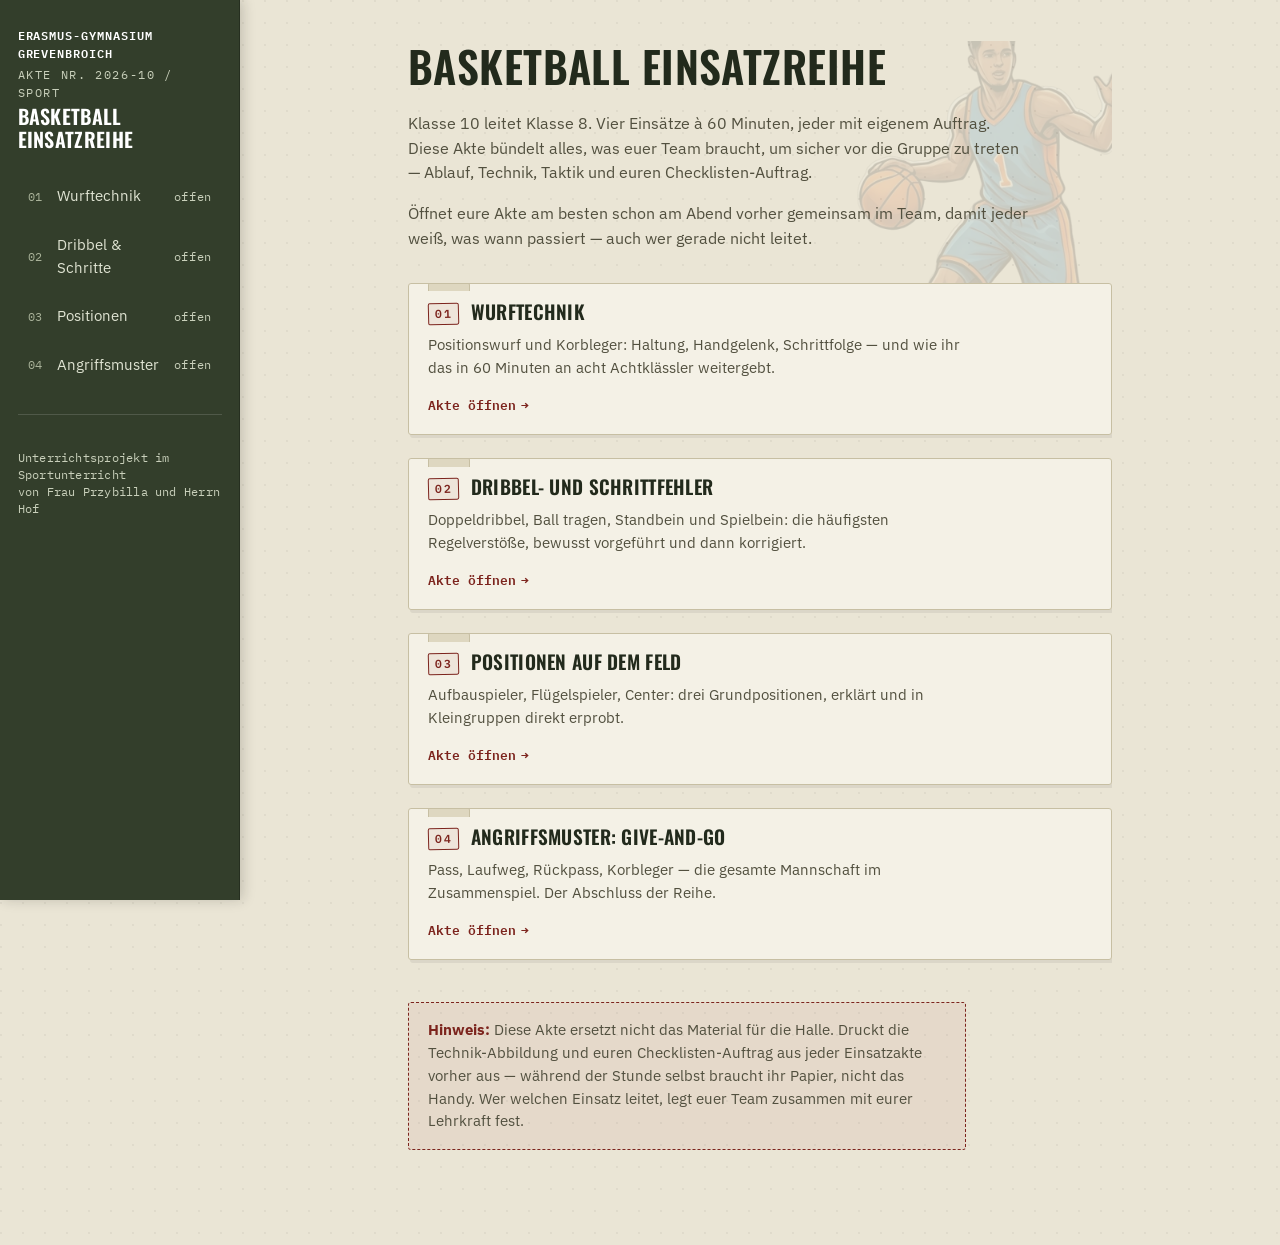
<file: index.html>
<!DOCTYPE html>
<html lang="de">
<head>
<meta charset="UTF-8">
<meta name="viewport" content="width=device-width, initial-scale=1">
<title>Basketball Einsatzreihe — Akte Übersicht</title>
<meta name="description" content="Vier Einsätze, ein Leitungsteam: Alles für die Basketball-Unterrichtsreihe, die Zehntklässler eigenständig vor einer achten Klasse halten.">
<meta name="robots" content="noindex, nofollow">
<link rel="stylesheet" href="styles.css">
</head>
<body>
<a class="skip-link" href="#inhalt">Zum Inhalt springen</a>
<div class="shell">

  <nav class="rail" aria-label="Einsätze">
    <span class="rail__school">Erasmus-Gymnasium Grevenbroich</span>
    <span class="rail__mark">Akte Nr. 2026-10 / Sport</span>
    <a class="rail__title" href="index.html">Basketball<br>Einsatzreihe</a>
    <ul class="rail__nav">
      <li class="rail__item">
        <a class="rail__link" href="einsatz1.html">
          <span class="rail__num">01</span> Wurftechnik
          <span class="rail__status" data-rail-status="einsatz1">offen</span>
        </a>
      </li>
      <li class="rail__item">
        <a class="rail__link" href="einsatz2.html">
          <span class="rail__num">02</span> Dribbel &amp; Schritte
          <span class="rail__status" data-rail-status="einsatz2">offen</span>
        </a>
      </li>
      <li class="rail__item">
        <a class="rail__link" href="einsatz3.html">
          <span class="rail__num">03</span> Positionen
          <span class="rail__status" data-rail-status="einsatz3">offen</span>
        </a>
      </li>
      <li class="rail__item">
        <a class="rail__link" href="einsatz4.html">
          <span class="rail__num">04</span> Angriffsmuster
          <span class="rail__status" data-rail-status="einsatz4">offen</span>
        </a>
      </li>
    </ul>
    <div class="rail__foot">
      <span class="rail__credit">Unterrichtsprojekt im Sportunterricht<br>von Frau Przybilla und Herrn Hof</span>
    </div>
  </nav>

  <main id="inhalt">
    <div class="page page--cover">
      <img class="cover-watermark" src="assets/images/spieler-wasserzeichen.webp" alt="" aria-hidden="true" loading="lazy" width="700" height="975">
      <header class="cover-head">
        <h1>Basketball Einsatzreihe</h1>
        <p>Klasse 10 leitet Klasse 8. Vier Einsätze à 60 Minuten, jeder mit eigenem Auftrag. Diese Akte bündelt alles, was euer Team braucht, um sicher vor die Gruppe zu treten — Ablauf, Technik, Taktik und euren Checklisten-Auftrag.</p>
        <p>Öffnet eure Akte am besten schon am Abend vorher gemeinsam im Team, damit jeder weiß, was wann passiert — auch wer gerade nicht leitet.</p>
      </header>

      <ul class="case-grid">
        <li class="case-card">
          <h2><span class="stamp-label">01</span> Wurftechnik</h2>
          <p>Positionswurf und Korbleger: Haltung, Handgelenk, Schrittfolge — und wie ihr das in 60 Minuten an acht Achtklässler weitergebt.</p>
          <a class="case-card__link" href="einsatz1.html">Akte öffnen</a>
        </li>
        <li class="case-card">
          <h2><span class="stamp-label">02</span> Dribbel- und Schrittfehler</h2>
          <p>Doppeldribbel, Ball tragen, Standbein und Spielbein: die häufigsten Regelverstöße, bewusst vorgeführt und dann korrigiert.</p>
          <a class="case-card__link" href="einsatz2.html">Akte öffnen</a>
        </li>
        <li class="case-card">
          <h2><span class="stamp-label">03</span> Positionen auf dem Feld</h2>
          <p>Aufbauspieler, Flügelspieler, Center: drei Grundpositionen, erklärt und in Kleingruppen direkt erprobt.</p>
          <a class="case-card__link" href="einsatz3.html">Akte öffnen</a>
        </li>
        <li class="case-card">
          <h2><span class="stamp-label">04</span> Angriffsmuster: Give-and-Go</h2>
          <p>Pass, Laufweg, Rückpass, Korbleger — die gesamte Mannschaft im Zusammenspiel. Der Abschluss der Reihe.</p>
          <a class="case-card__link" href="einsatz4.html">Akte öffnen</a>
        </li>
      </ul>

      <p class="note-box"><strong>Hinweis:</strong> Diese Akte ersetzt nicht das Material für die Halle. Druckt die Technik-Abbildung und euren Checklisten-Auftrag aus jeder Einsatzakte vorher aus — während der Stunde selbst braucht ihr Papier, nicht das Handy. Wer welchen Einsatz leitet, legt euer Team zusammen mit eurer Lehrkraft fest.</p>
    </div>
  </main>
</div>
<script src="script.js"></script>
</body>
</html>
</file>
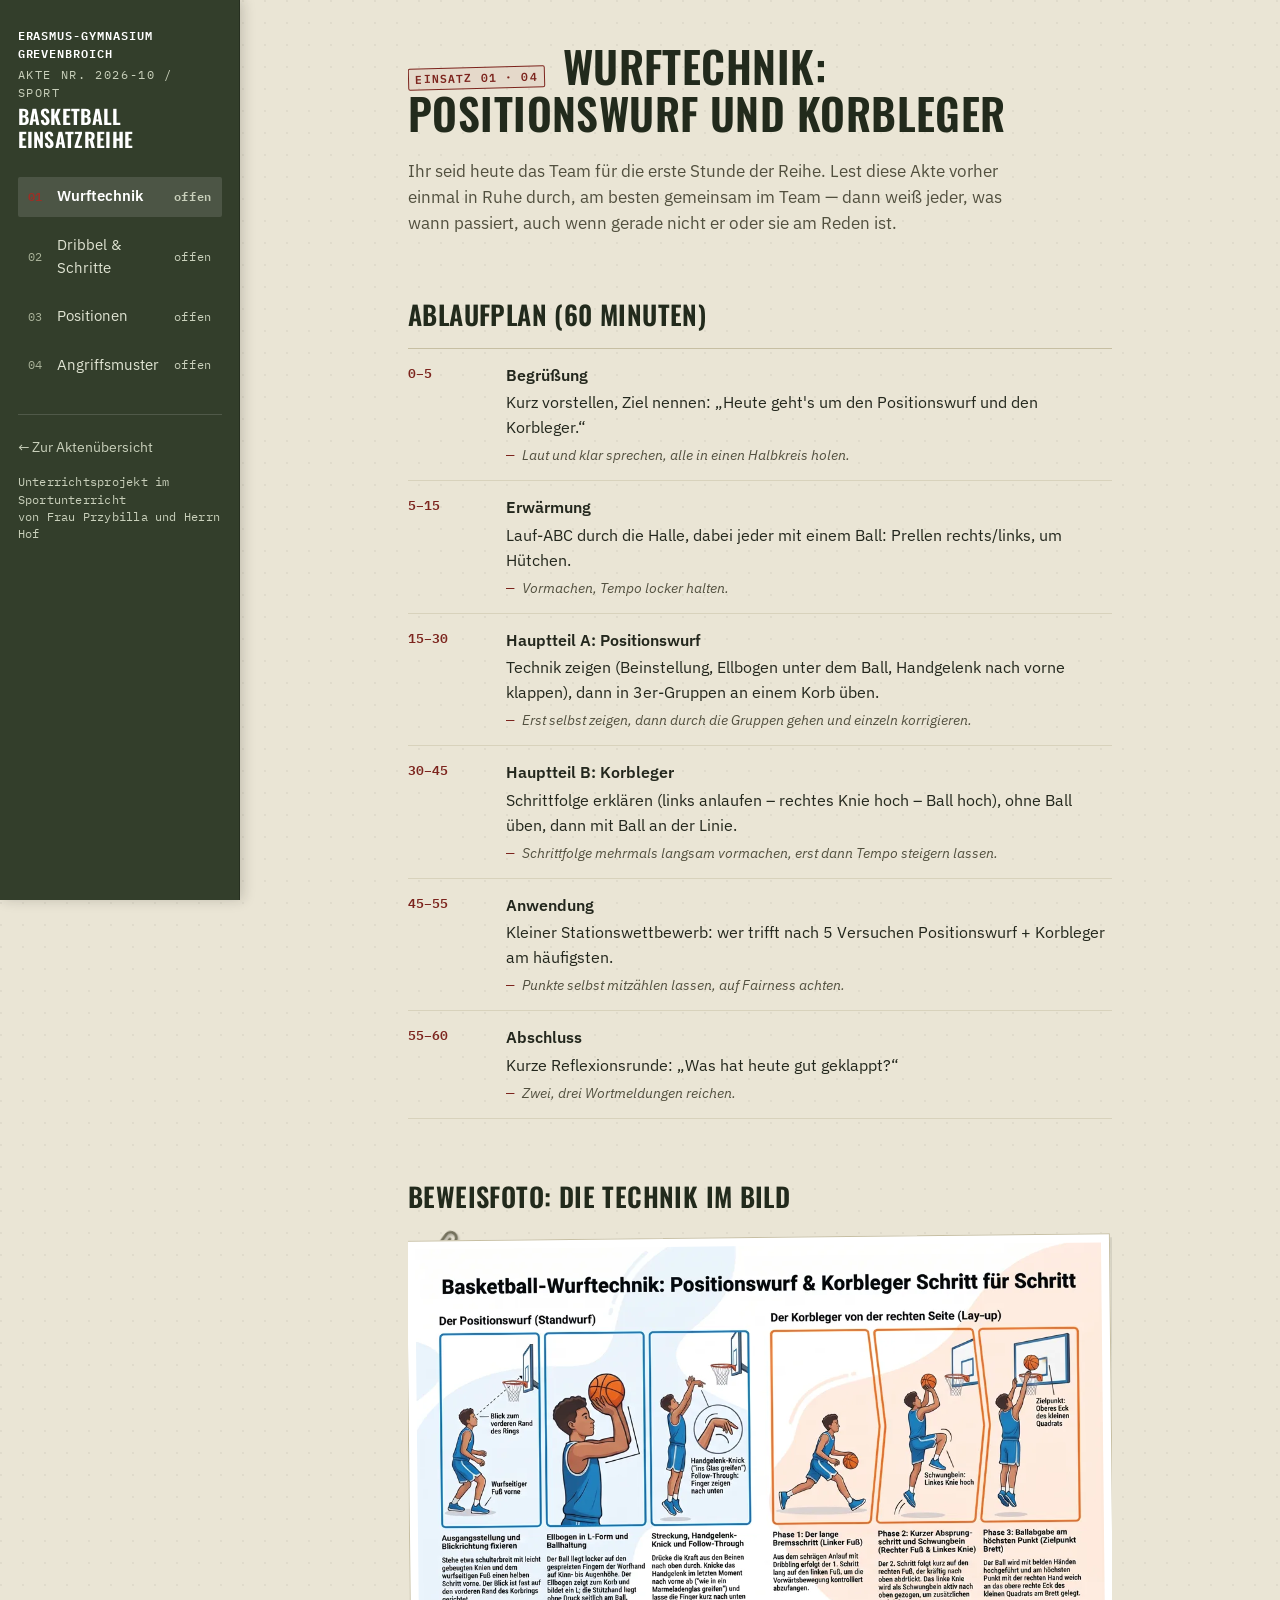
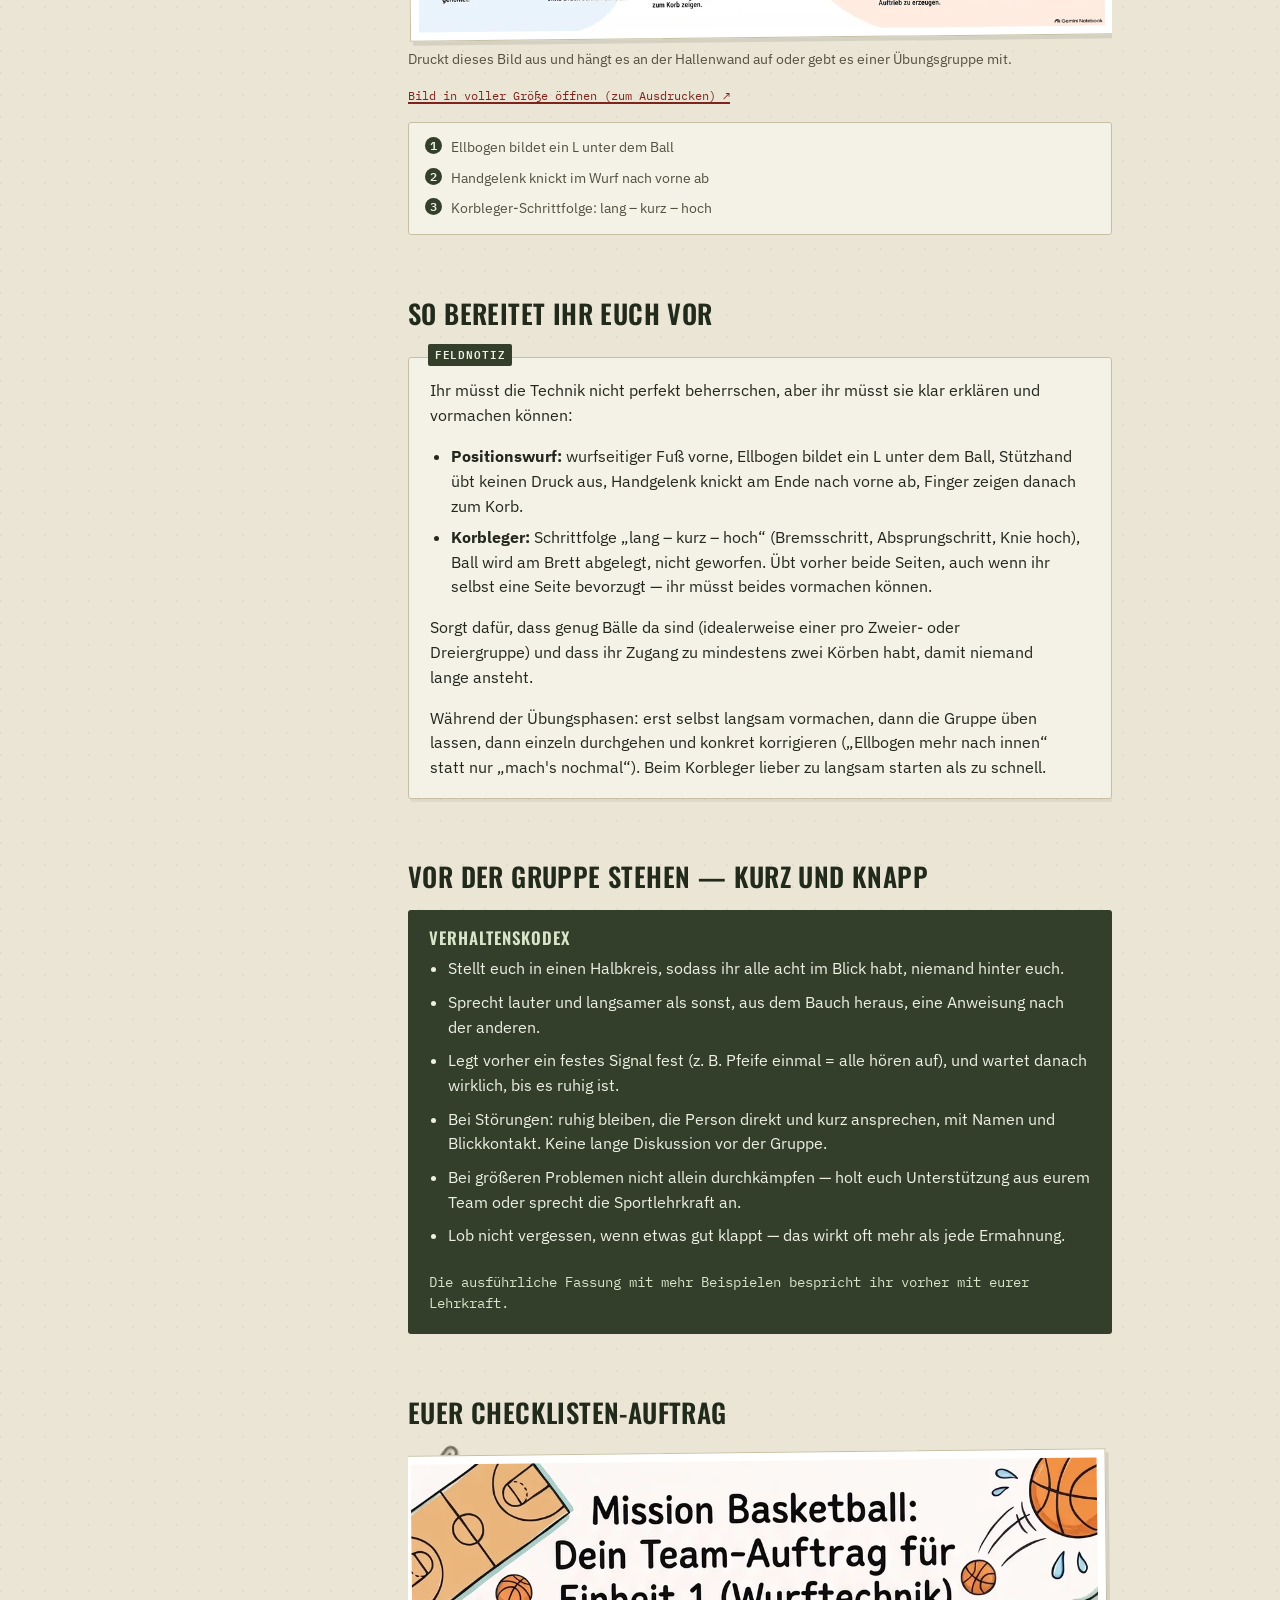
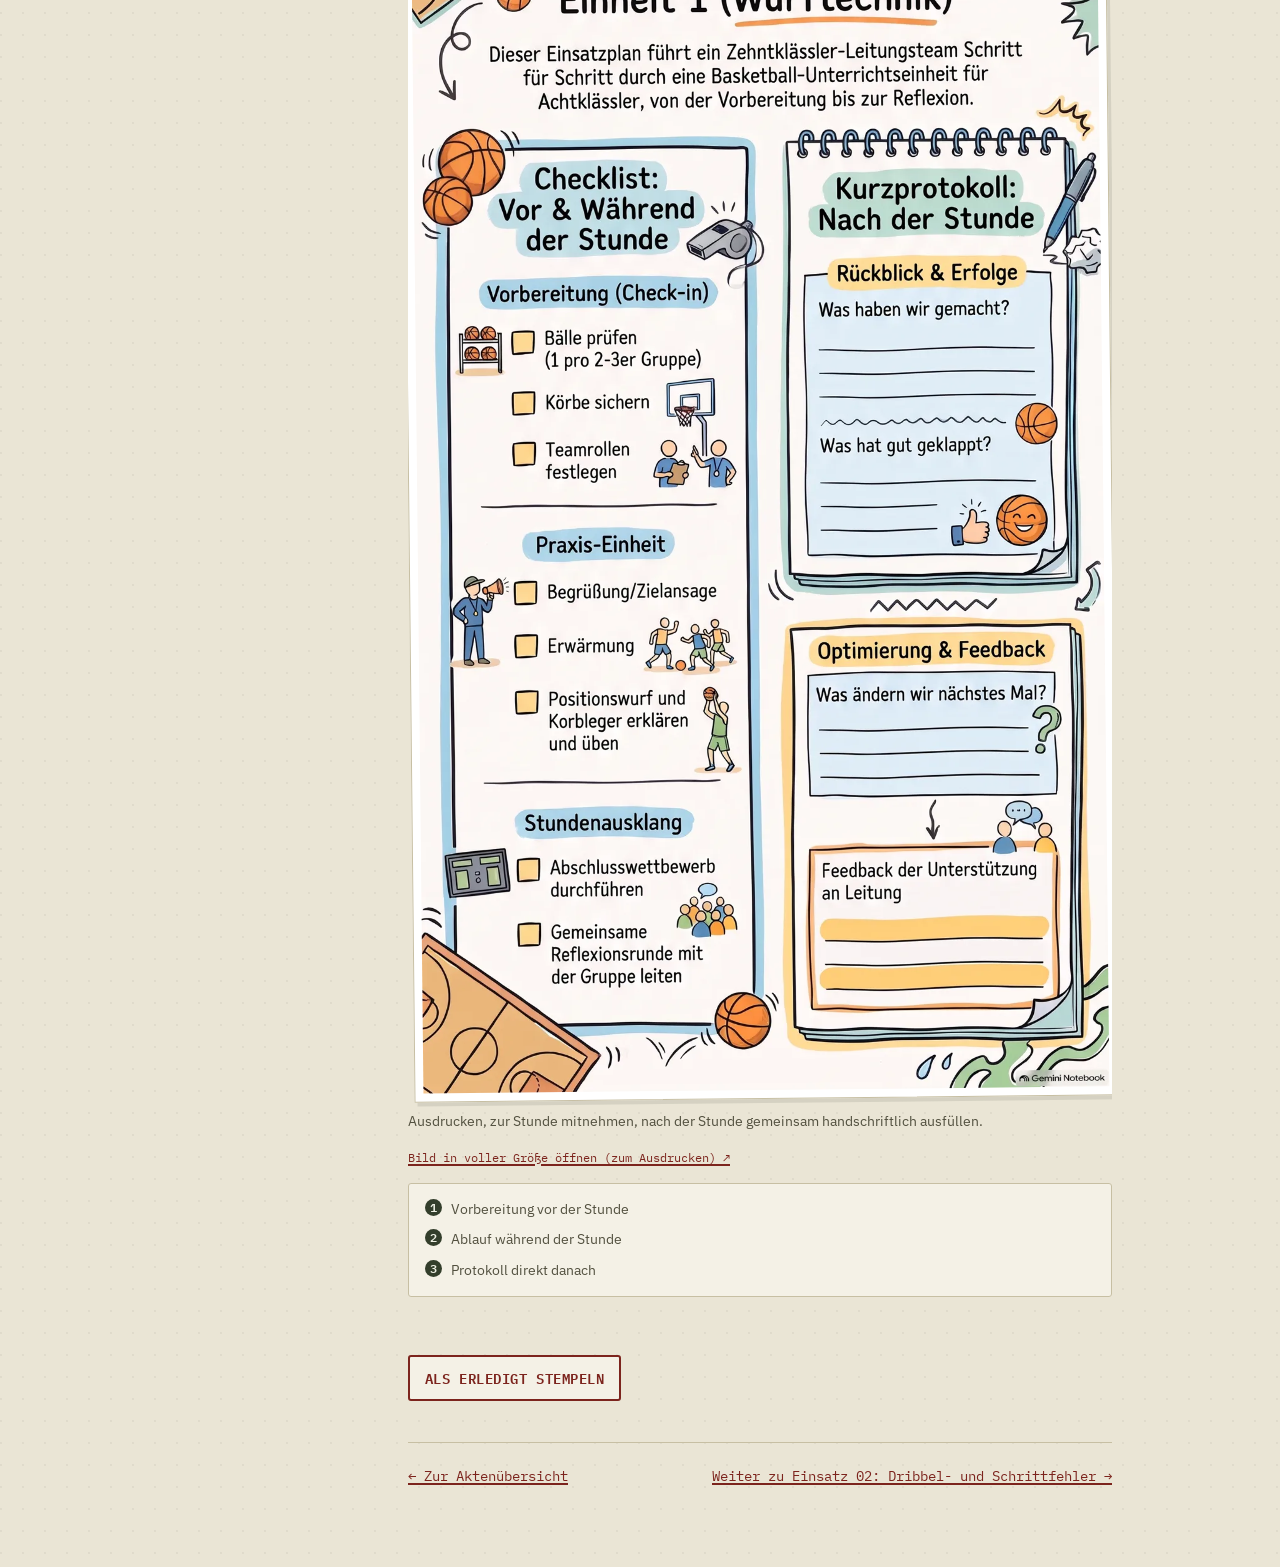
<file: einsatz1.html>
<!DOCTYPE html>
<html lang="de">
<head>
<meta charset="UTF-8">
<meta name="viewport" content="width=device-width, initial-scale=1">
<title>Einsatz 01 — Wurftechnik | Basketball Einsatzreihe</title>
<meta name="description" content="Ablaufplan, Technikabbildung und Checklisten-Auftrag für die erste Basketballstunde: Positionswurf und Korbleger.">
<meta name="robots" content="noindex, nofollow">
<link rel="stylesheet" href="styles.css">
</head>
<body>
<a class="skip-link" href="#inhalt">Zum Inhalt springen</a>
<div class="shell">

  <nav class="rail" aria-label="Einsätze">
    <span class="rail__school">Erasmus-Gymnasium Grevenbroich</span>
    <span class="rail__mark">Akte Nr. 2026-10 / Sport</span>
    <a class="rail__title" href="index.html">Basketball<br>Einsatzreihe</a>
    <ul class="rail__nav">
      <li class="rail__item">
        <a class="rail__link" href="einsatz1.html" aria-current="page">
          <span class="rail__num">01</span> Wurftechnik
          <span class="rail__status" data-rail-status="einsatz1">offen</span>
        </a>
      </li>
      <li class="rail__item">
        <a class="rail__link" href="einsatz2.html">
          <span class="rail__num">02</span> Dribbel &amp; Schritte
          <span class="rail__status" data-rail-status="einsatz2">offen</span>
        </a>
      </li>
      <li class="rail__item">
        <a class="rail__link" href="einsatz3.html">
          <span class="rail__num">03</span> Positionen
          <span class="rail__status" data-rail-status="einsatz3">offen</span>
        </a>
      </li>
      <li class="rail__item">
        <a class="rail__link" href="einsatz4.html">
          <span class="rail__num">04</span> Angriffsmuster
          <span class="rail__status" data-rail-status="einsatz4">offen</span>
        </a>
      </li>
    </ul>
    <div class="rail__foot">
      <a class="rail__home" href="index.html">← Zur Aktenübersicht</a>
      <span class="rail__credit">Unterrichtsprojekt im Sportunterricht<br>von Frau Przybilla und Herrn Hof</span>
    </div>
  </nav>

  <main id="inhalt">
    <article class="page">
      <header class="page-head">
        <h1><span class="stamp-label">Einsatz 01 · 04</span> Wurftechnik: Positionswurf und Korbleger</h1>
        <p class="lede">Ihr seid heute das Team für die erste Stunde der Reihe. Lest diese Akte vorher einmal in Ruhe durch, am besten gemeinsam im Team — dann weiß jeder, was wann passiert, auch wenn gerade nicht er oder sie am Reden ist.</p>
      </header>

      <h2>Ablaufplan (60 Minuten)</h2>
      <ol class="timeline">
        <li>
          <span class="timeline__time">0–5</span>
          <div>
            <div class="timeline__phase">Begrüßung</div>
            <p style="margin-bottom:0">Kurz vorstellen, Ziel nennen: „Heute geht's um den Positionswurf und den Korbleger.“</p>
            <div class="timeline__role">Laut und klar sprechen, alle in einen Halbkreis holen.</div>
          </div>
        </li>
        <li>
          <span class="timeline__time">5–15</span>
          <div>
            <div class="timeline__phase">Erwärmung</div>
            <p style="margin-bottom:0">Lauf-ABC durch die Halle, dabei jeder mit einem Ball: Prellen rechts/links, um Hütchen.</p>
            <div class="timeline__role">Vormachen, Tempo locker halten.</div>
          </div>
        </li>
        <li>
          <span class="timeline__time">15–30</span>
          <div>
            <div class="timeline__phase">Hauptteil A: Positionswurf</div>
            <p style="margin-bottom:0">Technik zeigen (Beinstellung, Ellbogen unter dem Ball, Handgelenk nach vorne klappen), dann in 3er-Gruppen an einem Korb üben.</p>
            <div class="timeline__role">Erst selbst zeigen, dann durch die Gruppen gehen und einzeln korrigieren.</div>
          </div>
        </li>
        <li>
          <span class="timeline__time">30–45</span>
          <div>
            <div class="timeline__phase">Hauptteil B: Korbleger</div>
            <p style="margin-bottom:0">Schrittfolge erklären (links anlaufen – rechtes Knie hoch – Ball hoch), ohne Ball üben, dann mit Ball an der Linie.</p>
            <div class="timeline__role">Schrittfolge mehrmals langsam vormachen, erst dann Tempo steigern lassen.</div>
          </div>
        </li>
        <li>
          <span class="timeline__time">45–55</span>
          <div>
            <div class="timeline__phase">Anwendung</div>
            <p style="margin-bottom:0">Kleiner Stationswettbewerb: wer trifft nach 5 Versuchen Positionswurf + Korbleger am häufigsten.</p>
            <div class="timeline__role">Punkte selbst mitzählen lassen, auf Fairness achten.</div>
          </div>
        </li>
        <li>
          <span class="timeline__time">55–60</span>
          <div>
            <div class="timeline__phase">Abschluss</div>
            <p style="margin-bottom:0">Kurze Reflexionsrunde: „Was hat heute gut geklappt?“</p>
            <div class="timeline__role">Zwei, drei Wortmeldungen reichen.</div>
          </div>
        </li>
      </ol>

      <h2>Beweisfoto: die Technik im Bild</h2>
      <figure class="evidence">
        <svg class="paperclip" style="color:#73705c" viewBox="0 0 24 24" fill="none" stroke="currentColor" stroke-width="2" stroke-linecap="round" stroke-linejoin="round" aria-hidden="true"><path d="M21.44 11.05l-9.19 9.19a6 6 0 0 1-8.49-8.49l9.19-9.19a4 4 0 0 1 5.66 5.66l-9.2 9.19a2 2 0 0 1-2.83-2.83l8.49-8.48"/></svg>
        <a class="evidence__frame" href="assets/images/full/einsatz1-technik.png" target="_blank" rel="noopener">
          <img src="assets/images/einsatz1-technik.webp" alt="Abbildung: Positionswurf in drei Schritten (Ausgangsstellung, Ellbogen in L-Form, Handgelenk-Knick mit Follow-Through) und Korbleger von rechts in drei Phasen (Bremsschritt, Absprung mit Schwungbein, Ballabgabe am Brett)." loading="lazy" width="1100" height="614">
        </a>
        <figcaption>
          <span>Druckt dieses Bild aus und hängt es an der Hallenwand auf oder gebt es einer Übungsgruppe mit.</span>
          <a href="assets/images/full/einsatz1-technik.png" target="_blank" rel="noopener">Bild in voller Größe öffnen (zum Ausdrucken) ↗</a>
        </figcaption>
        <ol class="leader-tags">
          <li><span class="leader-tags__num">1</span> Ellbogen bildet ein L unter dem Ball</li>
          <li><span class="leader-tags__num">2</span> Handgelenk knickt im Wurf nach vorne ab</li>
          <li><span class="leader-tags__num">3</span> Korbleger-Schrittfolge: lang – kurz – hoch</li>
        </ol>
      </figure>

      <h2>So bereitet ihr euch vor</h2>
      <div class="field-notes">
        <p>Ihr müsst die Technik nicht perfekt beherrschen, aber ihr müsst sie klar erklären und vormachen können:</p>
        <ul>
          <li><strong>Positionswurf:</strong> wurfseitiger Fuß vorne, Ellbogen bildet ein L unter dem Ball, Stützhand übt keinen Druck aus, Handgelenk knickt am Ende nach vorne ab, Finger zeigen danach zum Korb.</li>
          <li><strong>Korbleger:</strong> Schrittfolge „lang – kurz – hoch“ (Bremsschritt, Absprungschritt, Knie hoch), Ball wird am Brett abgelegt, nicht geworfen. Übt vorher beide Seiten, auch wenn ihr selbst eine Seite bevorzugt — ihr müsst beides vormachen können.</li>
        </ul>
        <p>Sorgt dafür, dass genug Bälle da sind (idealerweise einer pro Zweier- oder Dreiergruppe) und dass ihr Zugang zu mindestens zwei Körben habt, damit niemand lange ansteht.</p>
        <p>Während der Übungsphasen: erst selbst langsam vormachen, dann die Gruppe üben lassen, dann einzeln durchgehen und konkret korrigieren („Ellbogen mehr nach innen“ statt nur „mach's nochmal“). Beim Korbleger lieber zu langsam starten als zu schnell.</p>
      </div>

      <h2>Vor der Gruppe stehen — kurz und knapp</h2>
      <div class="codex">
        <h3>Verhaltenskodex</h3>
        <ul>
          <li>Stellt euch in einen Halbkreis, sodass ihr alle acht im Blick habt, niemand hinter euch.</li>
          <li>Sprecht lauter und langsamer als sonst, aus dem Bauch heraus, eine Anweisung nach der anderen.</li>
          <li>Legt vorher ein festes Signal fest (z. B. Pfeife einmal = alle hören auf), und wartet danach wirklich, bis es ruhig ist.</li>
          <li>Bei Störungen: ruhig bleiben, die Person direkt und kurz ansprechen, mit Namen und Blickkontakt. Keine lange Diskussion vor der Gruppe.</li>
          <li>Bei größeren Problemen nicht allein durchkämpfen — holt euch Unterstützung aus eurem Team oder sprecht die Sportlehrkraft an.</li>
          <li>Lob nicht vergessen, wenn etwas gut klappt — das wirkt oft mehr als jede Ermahnung.</li>
        </ul>
        <span class="order-link">Die ausführliche Fassung mit mehr Beispielen bespricht ihr vorher mit eurer Lehrkraft.</span>
      </div>

      <h2>Euer Checklisten-Auftrag</h2>
      <figure class="evidence">
        <svg class="paperclip" style="color:#73705c" viewBox="0 0 24 24" fill="none" stroke="currentColor" stroke-width="2" stroke-linecap="round" stroke-linejoin="round" aria-hidden="true"><path d="M21.44 11.05l-9.19 9.19a6 6 0 0 1-8.49-8.49l9.19-9.19a4 4 0 0 1 5.66 5.66l-9.2 9.19a2 2 0 0 1-2.83-2.83l8.49-8.48"/></svg>
        <a class="evidence__frame" href="assets/images/full/einsatz1-checkliste.png" target="_blank" rel="noopener">
          <img src="assets/images/einsatz1-checkliste.webp" alt="Mission-Basketball-Checkliste für Einsatz 1: Vorbereitung, Praxis-Einheit und Stundenausklang zum Abhaken, dazu ein Kurzprotokoll mit Notizfeldern für Rückblick, Erfolge, Optimierung und Feedback." loading="lazy" width="1100" height="1971">
        </a>
        <figcaption>
          <span>Ausdrucken, zur Stunde mitnehmen, nach der Stunde gemeinsam handschriftlich ausfüllen.</span>
          <a href="assets/images/full/einsatz1-checkliste.png" target="_blank" rel="noopener">Bild in voller Größe öffnen (zum Ausdrucken) ↗</a>
        </figcaption>
        <ol class="leader-tags">
          <li><span class="leader-tags__num">1</span> Vorbereitung vor der Stunde</li>
          <li><span class="leader-tags__num">2</span> Ablauf während der Stunde</li>
          <li><span class="leader-tags__num">3</span> Protokoll direkt danach</li>
        </ol>
      </figure>

      <button type="button" class="stamp-toggle" data-stamp-toggle="einsatz1" aria-pressed="false">Als erledigt stempeln</button>

      <div class="page-foot">
        <a href="index.html">← Zur Aktenübersicht</a>
        <a href="einsatz2.html">Weiter zu Einsatz 02: Dribbel- und Schrittfehler →</a>
      </div>
    </article>
  </main>
</div>
<script src="script.js"></script>
</body>
</html>
</file>
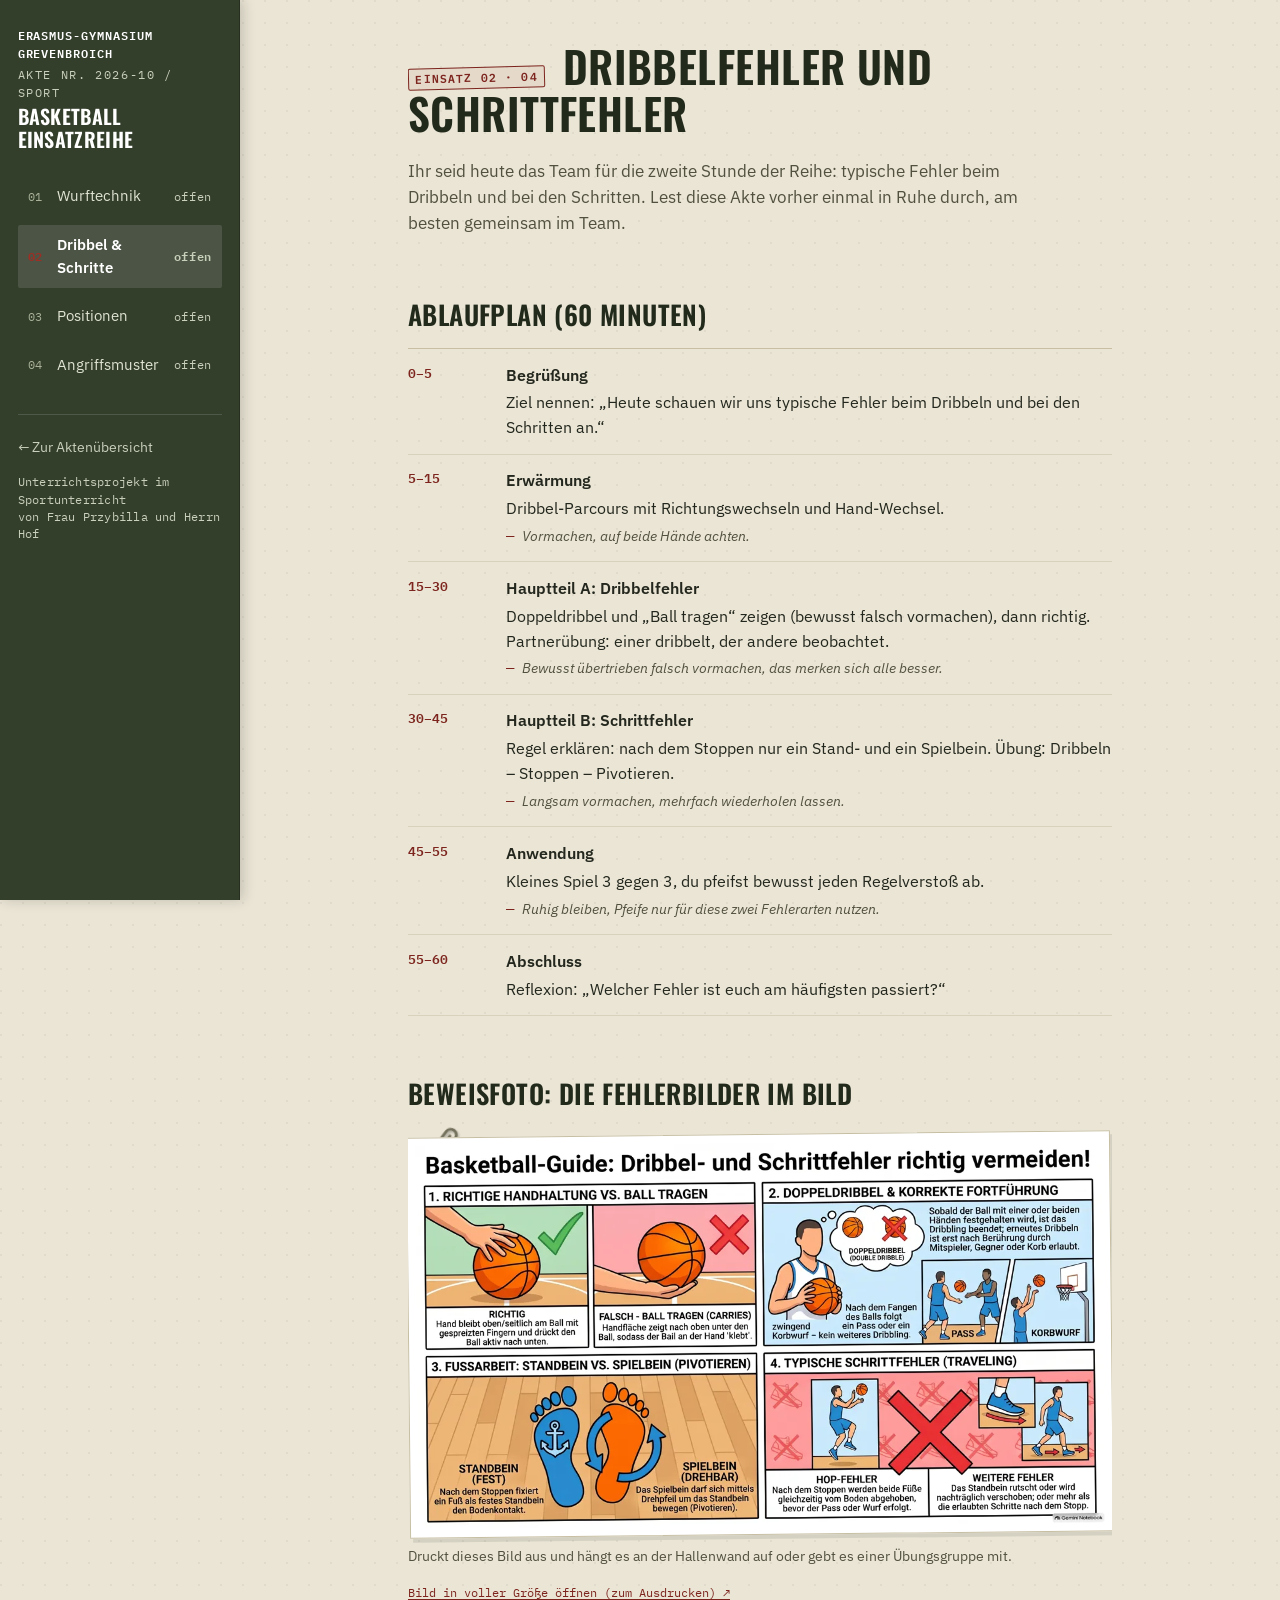
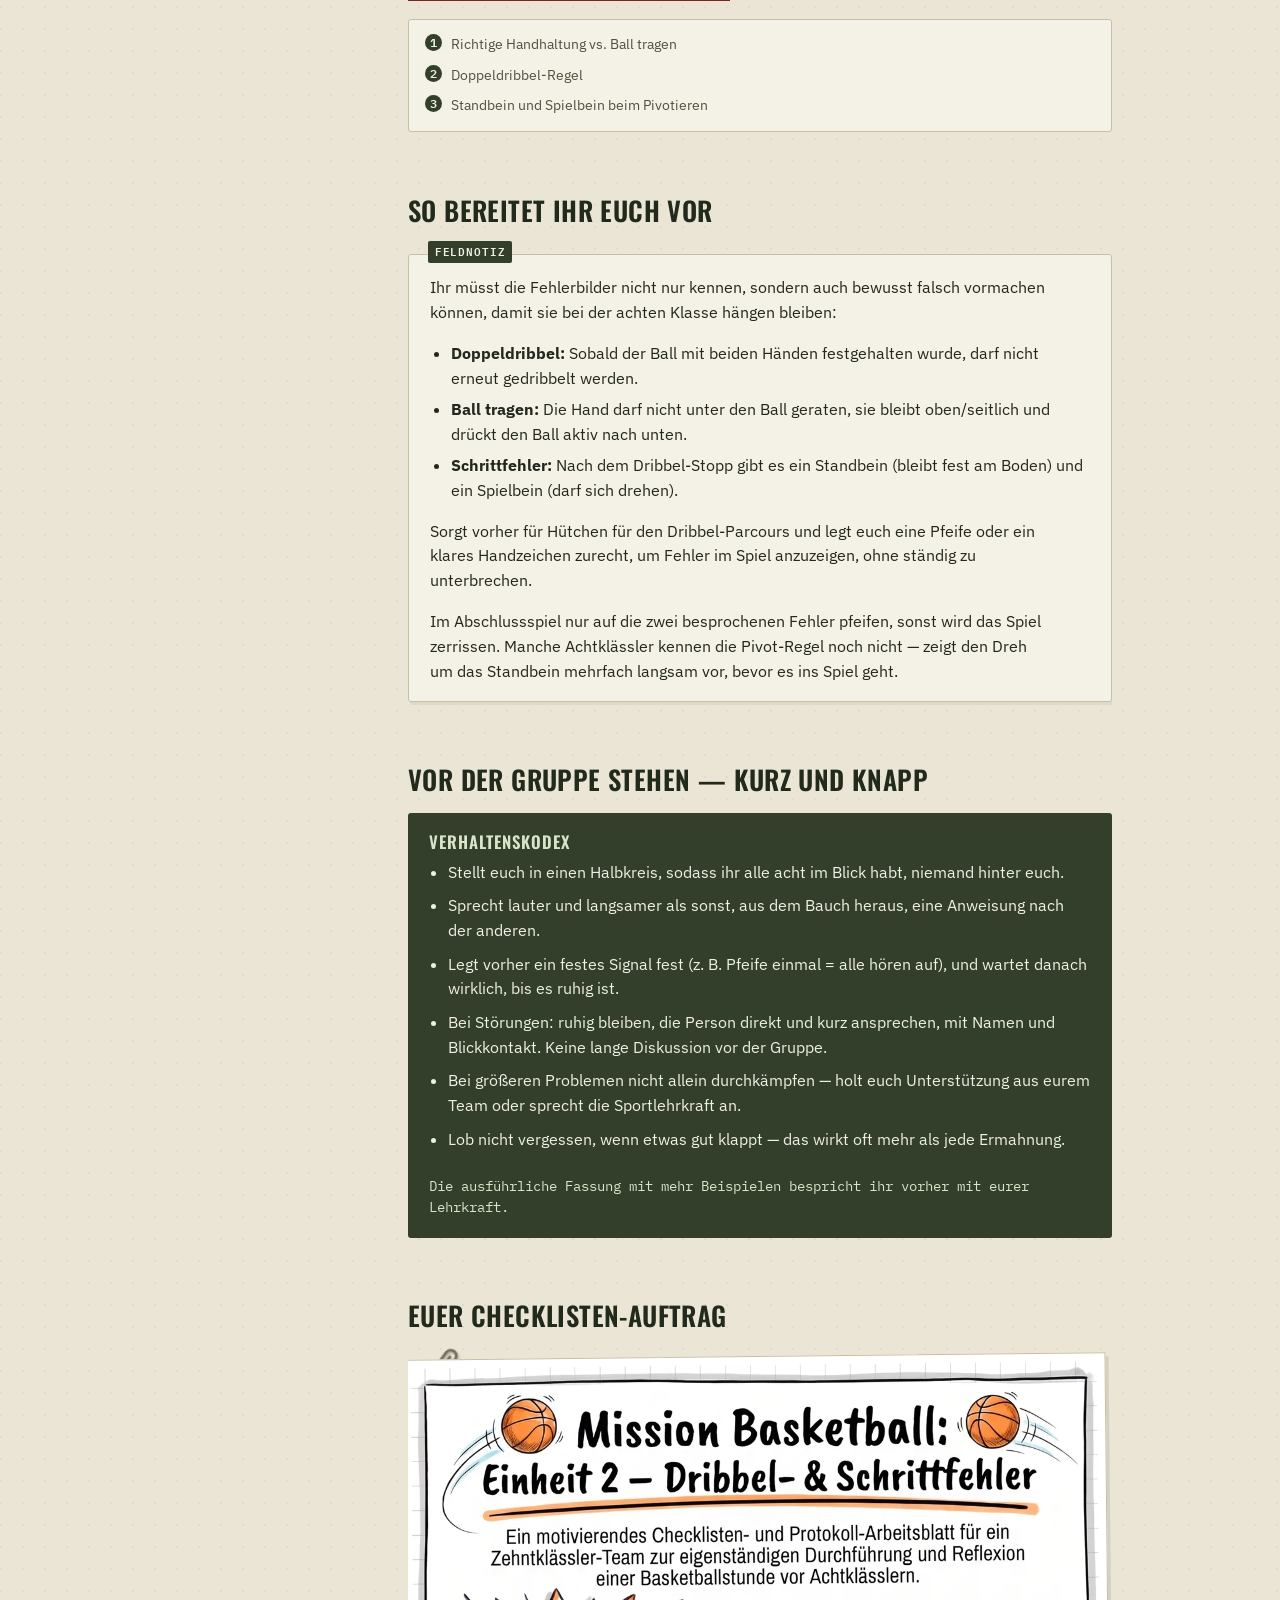
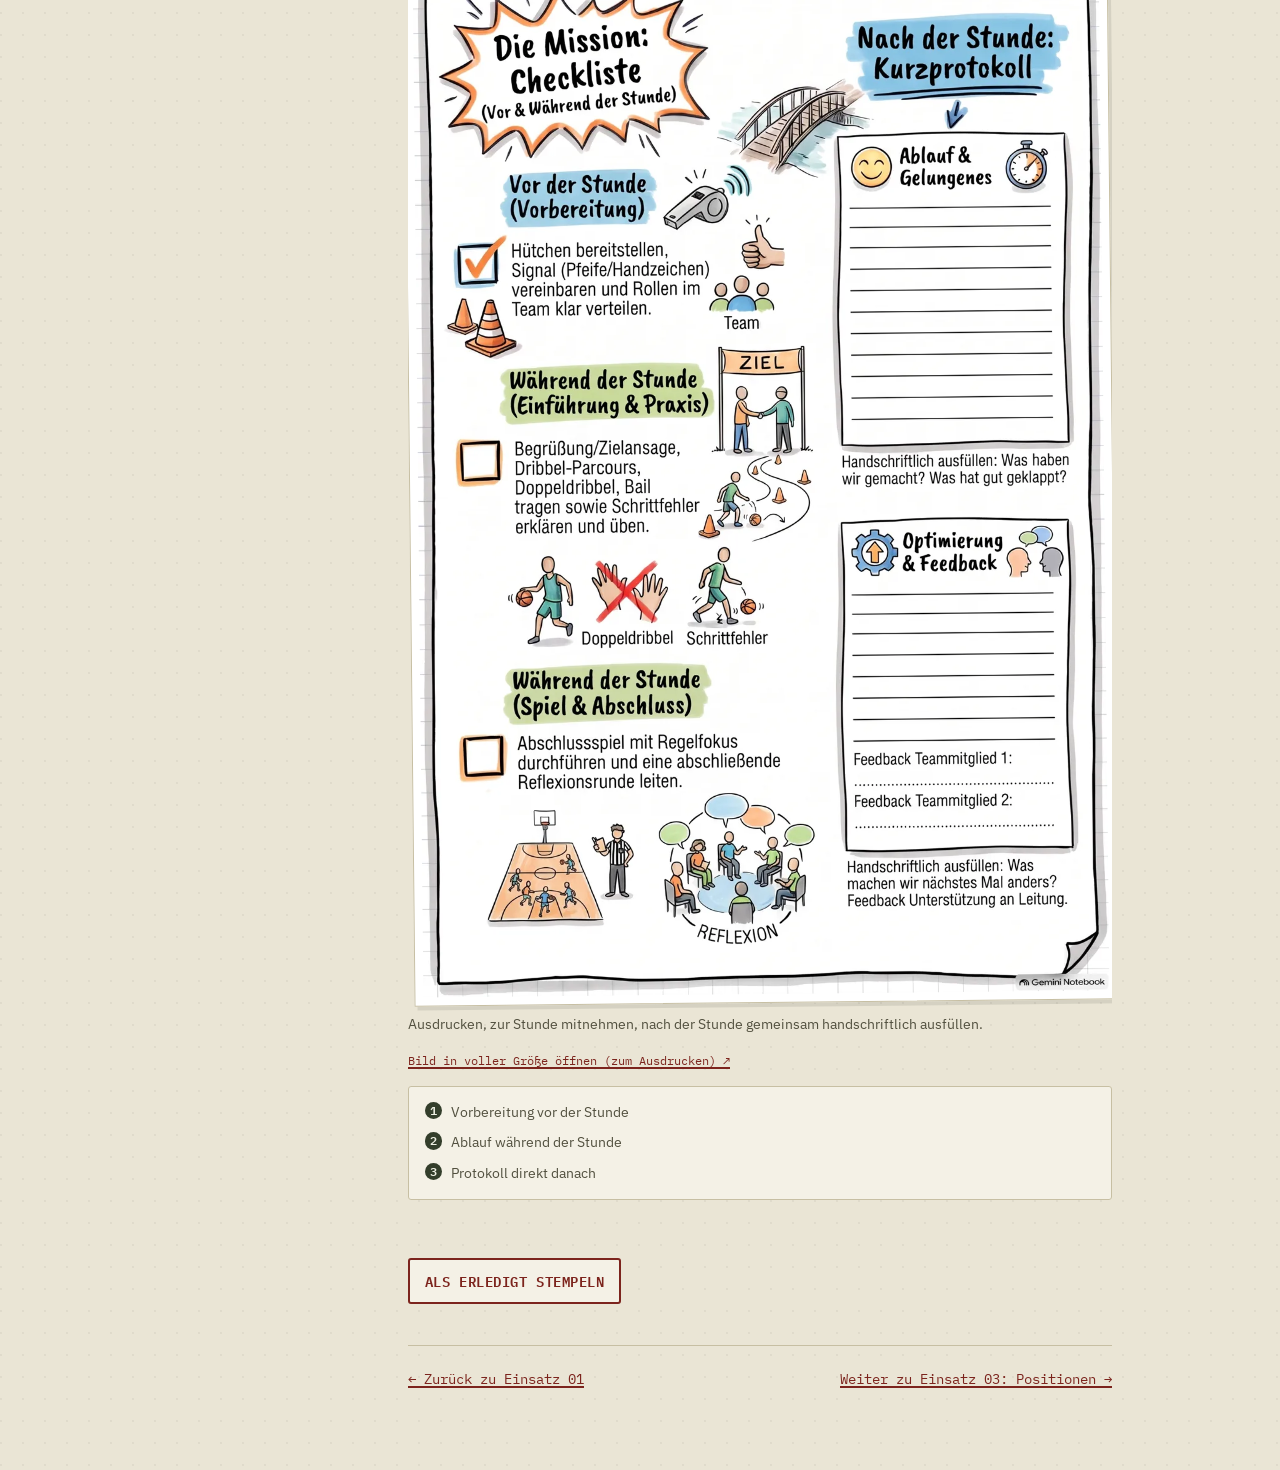
<file: einsatz2.html>
<!DOCTYPE html>
<html lang="de">
<head>
<meta charset="UTF-8">
<meta name="viewport" content="width=device-width, initial-scale=1">
<title>Einsatz 02 — Dribbel- und Schrittfehler | Basketball Einsatzreihe</title>
<meta name="description" content="Ablaufplan, Fehlerbilder und Checklisten-Auftrag für die zweite Basketballstunde: Dribbelfehler und Schrittfehler.">
<meta name="robots" content="noindex, nofollow">
<link rel="stylesheet" href="styles.css">
</head>
<body>
<a class="skip-link" href="#inhalt">Zum Inhalt springen</a>
<div class="shell">

  <nav class="rail" aria-label="Einsätze">
    <span class="rail__school">Erasmus-Gymnasium Grevenbroich</span>
    <span class="rail__mark">Akte Nr. 2026-10 / Sport</span>
    <a class="rail__title" href="index.html">Basketball<br>Einsatzreihe</a>
    <ul class="rail__nav">
      <li class="rail__item">
        <a class="rail__link" href="einsatz1.html">
          <span class="rail__num">01</span> Wurftechnik
          <span class="rail__status" data-rail-status="einsatz1">offen</span>
        </a>
      </li>
      <li class="rail__item">
        <a class="rail__link" href="einsatz2.html" aria-current="page">
          <span class="rail__num">02</span> Dribbel &amp; Schritte
          <span class="rail__status" data-rail-status="einsatz2">offen</span>
        </a>
      </li>
      <li class="rail__item">
        <a class="rail__link" href="einsatz3.html">
          <span class="rail__num">03</span> Positionen
          <span class="rail__status" data-rail-status="einsatz3">offen</span>
        </a>
      </li>
      <li class="rail__item">
        <a class="rail__link" href="einsatz4.html">
          <span class="rail__num">04</span> Angriffsmuster
          <span class="rail__status" data-rail-status="einsatz4">offen</span>
        </a>
      </li>
    </ul>
    <div class="rail__foot">
      <a class="rail__home" href="index.html">← Zur Aktenübersicht</a>
      <span class="rail__credit">Unterrichtsprojekt im Sportunterricht<br>von Frau Przybilla und Herrn Hof</span>
    </div>
  </nav>

  <main id="inhalt">
    <article class="page">
      <header class="page-head">
        <h1><span class="stamp-label">Einsatz 02 · 04</span> Dribbelfehler und Schrittfehler</h1>
        <p class="lede">Ihr seid heute das Team für die zweite Stunde der Reihe: typische Fehler beim Dribbeln und bei den Schritten. Lest diese Akte vorher einmal in Ruhe durch, am besten gemeinsam im Team.</p>
      </header>

      <h2>Ablaufplan (60 Minuten)</h2>
      <ol class="timeline">
        <li>
          <span class="timeline__time">0–5</span>
          <div>
            <div class="timeline__phase">Begrüßung</div>
            <p style="margin-bottom:0">Ziel nennen: „Heute schauen wir uns typische Fehler beim Dribbeln und bei den Schritten an.“</p>
          </div>
        </li>
        <li>
          <span class="timeline__time">5–15</span>
          <div>
            <div class="timeline__phase">Erwärmung</div>
            <p style="margin-bottom:0">Dribbel-Parcours mit Richtungswechseln und Hand-Wechsel.</p>
            <div class="timeline__role">Vormachen, auf beide Hände achten.</div>
          </div>
        </li>
        <li>
          <span class="timeline__time">15–30</span>
          <div>
            <div class="timeline__phase">Hauptteil A: Dribbelfehler</div>
            <p style="margin-bottom:0">Doppeldribbel und „Ball tragen“ zeigen (bewusst falsch vormachen), dann richtig. Partnerübung: einer dribbelt, der andere beobachtet.</p>
            <div class="timeline__role">Bewusst übertrieben falsch vormachen, das merken sich alle besser.</div>
          </div>
        </li>
        <li>
          <span class="timeline__time">30–45</span>
          <div>
            <div class="timeline__phase">Hauptteil B: Schrittfehler</div>
            <p style="margin-bottom:0">Regel erklären: nach dem Stoppen nur ein Stand- und ein Spielbein. Übung: Dribbeln – Stoppen – Pivotieren.</p>
            <div class="timeline__role">Langsam vormachen, mehrfach wiederholen lassen.</div>
          </div>
        </li>
        <li>
          <span class="timeline__time">45–55</span>
          <div>
            <div class="timeline__phase">Anwendung</div>
            <p style="margin-bottom:0">Kleines Spiel 3 gegen 3, du pfeifst bewusst jeden Regelverstoß ab.</p>
            <div class="timeline__role">Ruhig bleiben, Pfeife nur für diese zwei Fehlerarten nutzen.</div>
          </div>
        </li>
        <li>
          <span class="timeline__time">55–60</span>
          <div>
            <div class="timeline__phase">Abschluss</div>
            <p style="margin-bottom:0">Reflexion: „Welcher Fehler ist euch am häufigsten passiert?“</p>
          </div>
        </li>
      </ol>

      <h2>Beweisfoto: die Fehlerbilder im Bild</h2>
      <figure class="evidence">
        <svg class="paperclip" style="color:#73705c" viewBox="0 0 24 24" fill="none" stroke="currentColor" stroke-width="2" stroke-linecap="round" stroke-linejoin="round" aria-hidden="true"><path d="M21.44 11.05l-9.19 9.19a6 6 0 0 1-8.49-8.49l9.19-9.19a4 4 0 0 1 5.66 5.66l-9.2 9.19a2 2 0 0 1-2.83-2.83l8.49-8.48"/></svg>
        <a class="evidence__frame" href="assets/images/full/einsatz2-technik.png" target="_blank" rel="noopener">
          <img src="assets/images/einsatz2-technik.webp" alt="Vier Fehlerbilder im Vergleich: richtige Handhaltung vs. Ball tragen, Doppeldribbel-Regel, Standbein vs. Spielbein beim Pivotieren, und typische Schrittfehler wie der Hop-Fehler." loading="lazy" width="1100" height="614">
        </a>
        <figcaption>
          <span>Druckt dieses Bild aus und hängt es an der Hallenwand auf oder gebt es einer Übungsgruppe mit.</span>
          <a href="assets/images/full/einsatz2-technik.png" target="_blank" rel="noopener">Bild in voller Größe öffnen (zum Ausdrucken) ↗</a>
        </figcaption>
        <ol class="leader-tags">
          <li><span class="leader-tags__num">1</span> Richtige Handhaltung vs. Ball tragen</li>
          <li><span class="leader-tags__num">2</span> Doppeldribbel-Regel</li>
          <li><span class="leader-tags__num">3</span> Standbein und Spielbein beim Pivotieren</li>
        </ol>
      </figure>

      <h2>So bereitet ihr euch vor</h2>
      <div class="field-notes">
        <p>Ihr müsst die Fehlerbilder nicht nur kennen, sondern auch bewusst falsch vormachen können, damit sie bei der achten Klasse hängen bleiben:</p>
        <ul>
          <li><strong>Doppeldribbel:</strong> Sobald der Ball mit beiden Händen festgehalten wurde, darf nicht erneut gedribbelt werden.</li>
          <li><strong>Ball tragen:</strong> Die Hand darf nicht unter den Ball geraten, sie bleibt oben/seitlich und drückt den Ball aktiv nach unten.</li>
          <li><strong>Schrittfehler:</strong> Nach dem Dribbel-Stopp gibt es ein Standbein (bleibt fest am Boden) und ein Spielbein (darf sich drehen).</li>
        </ul>
        <p>Sorgt vorher für Hütchen für den Dribbel-Parcours und legt euch eine Pfeife oder ein klares Handzeichen zurecht, um Fehler im Spiel anzuzeigen, ohne ständig zu unterbrechen.</p>
        <p>Im Abschlussspiel nur auf die zwei besprochenen Fehler pfeifen, sonst wird das Spiel zerrissen. Manche Achtklässler kennen die Pivot-Regel noch nicht — zeigt den Dreh um das Standbein mehrfach langsam vor, bevor es ins Spiel geht.</p>
      </div>

      <h2>Vor der Gruppe stehen — kurz und knapp</h2>
      <div class="codex">
        <h3>Verhaltenskodex</h3>
        <ul>
          <li>Stellt euch in einen Halbkreis, sodass ihr alle acht im Blick habt, niemand hinter euch.</li>
          <li>Sprecht lauter und langsamer als sonst, aus dem Bauch heraus, eine Anweisung nach der anderen.</li>
          <li>Legt vorher ein festes Signal fest (z. B. Pfeife einmal = alle hören auf), und wartet danach wirklich, bis es ruhig ist.</li>
          <li>Bei Störungen: ruhig bleiben, die Person direkt und kurz ansprechen, mit Namen und Blickkontakt. Keine lange Diskussion vor der Gruppe.</li>
          <li>Bei größeren Problemen nicht allein durchkämpfen — holt euch Unterstützung aus eurem Team oder sprecht die Sportlehrkraft an.</li>
          <li>Lob nicht vergessen, wenn etwas gut klappt — das wirkt oft mehr als jede Ermahnung.</li>
        </ul>
        <span class="order-link">Die ausführliche Fassung mit mehr Beispielen bespricht ihr vorher mit eurer Lehrkraft.</span>
      </div>

      <h2>Euer Checklisten-Auftrag</h2>
      <figure class="evidence">
        <svg class="paperclip" style="color:#73705c" viewBox="0 0 24 24" fill="none" stroke="currentColor" stroke-width="2" stroke-linecap="round" stroke-linejoin="round" aria-hidden="true"><path d="M21.44 11.05l-9.19 9.19a6 6 0 0 1-8.49-8.49l9.19-9.19a4 4 0 0 1 5.66 5.66l-9.2 9.19a2 2 0 0 1-2.83-2.83l8.49-8.48"/></svg>
        <a class="evidence__frame" href="assets/images/full/einsatz2-checkliste.png" target="_blank" rel="noopener">
          <img src="assets/images/einsatz2-checkliste.webp" alt="Mission-Basketball-Checkliste für Einsatz 2: Vorbereitung und Ablauf der Stunde zum Abhaken, dazu ein Kurzprotokoll mit Notizfeldern für Ablauf, Erfolge, Optimierung und Feedback." loading="lazy" width="1100" height="1971">
        </a>
        <figcaption>
          <span>Ausdrucken, zur Stunde mitnehmen, nach der Stunde gemeinsam handschriftlich ausfüllen.</span>
          <a href="assets/images/full/einsatz2-checkliste.png" target="_blank" rel="noopener">Bild in voller Größe öffnen (zum Ausdrucken) ↗</a>
        </figcaption>
        <ol class="leader-tags">
          <li><span class="leader-tags__num">1</span> Vorbereitung vor der Stunde</li>
          <li><span class="leader-tags__num">2</span> Ablauf während der Stunde</li>
          <li><span class="leader-tags__num">3</span> Protokoll direkt danach</li>
        </ol>
      </figure>

      <button type="button" class="stamp-toggle" data-stamp-toggle="einsatz2" aria-pressed="false">Als erledigt stempeln</button>

      <div class="page-foot">
        <a href="einsatz1.html">← Zurück zu Einsatz 01</a>
        <a href="einsatz3.html">Weiter zu Einsatz 03: Positionen →</a>
      </div>
    </article>
  </main>
</div>
<script src="script.js"></script>
</body>
</html>
</file>
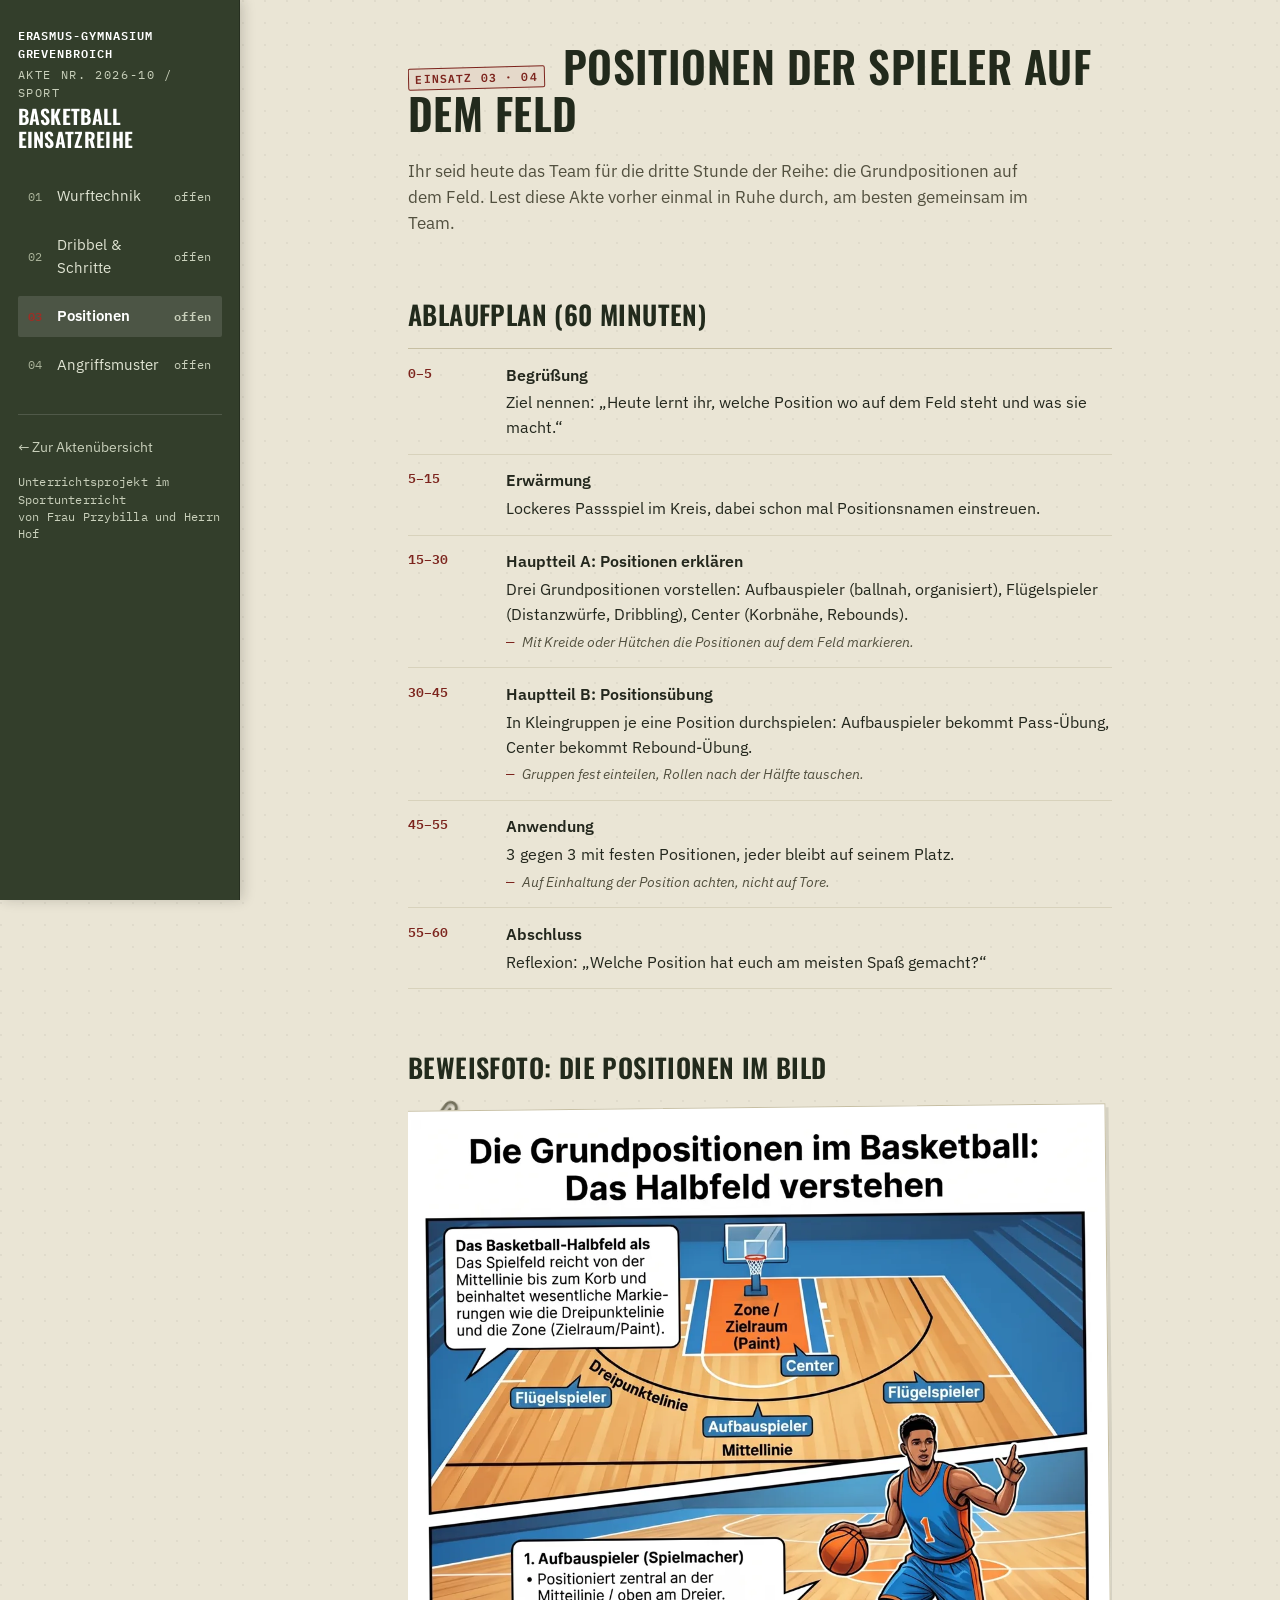
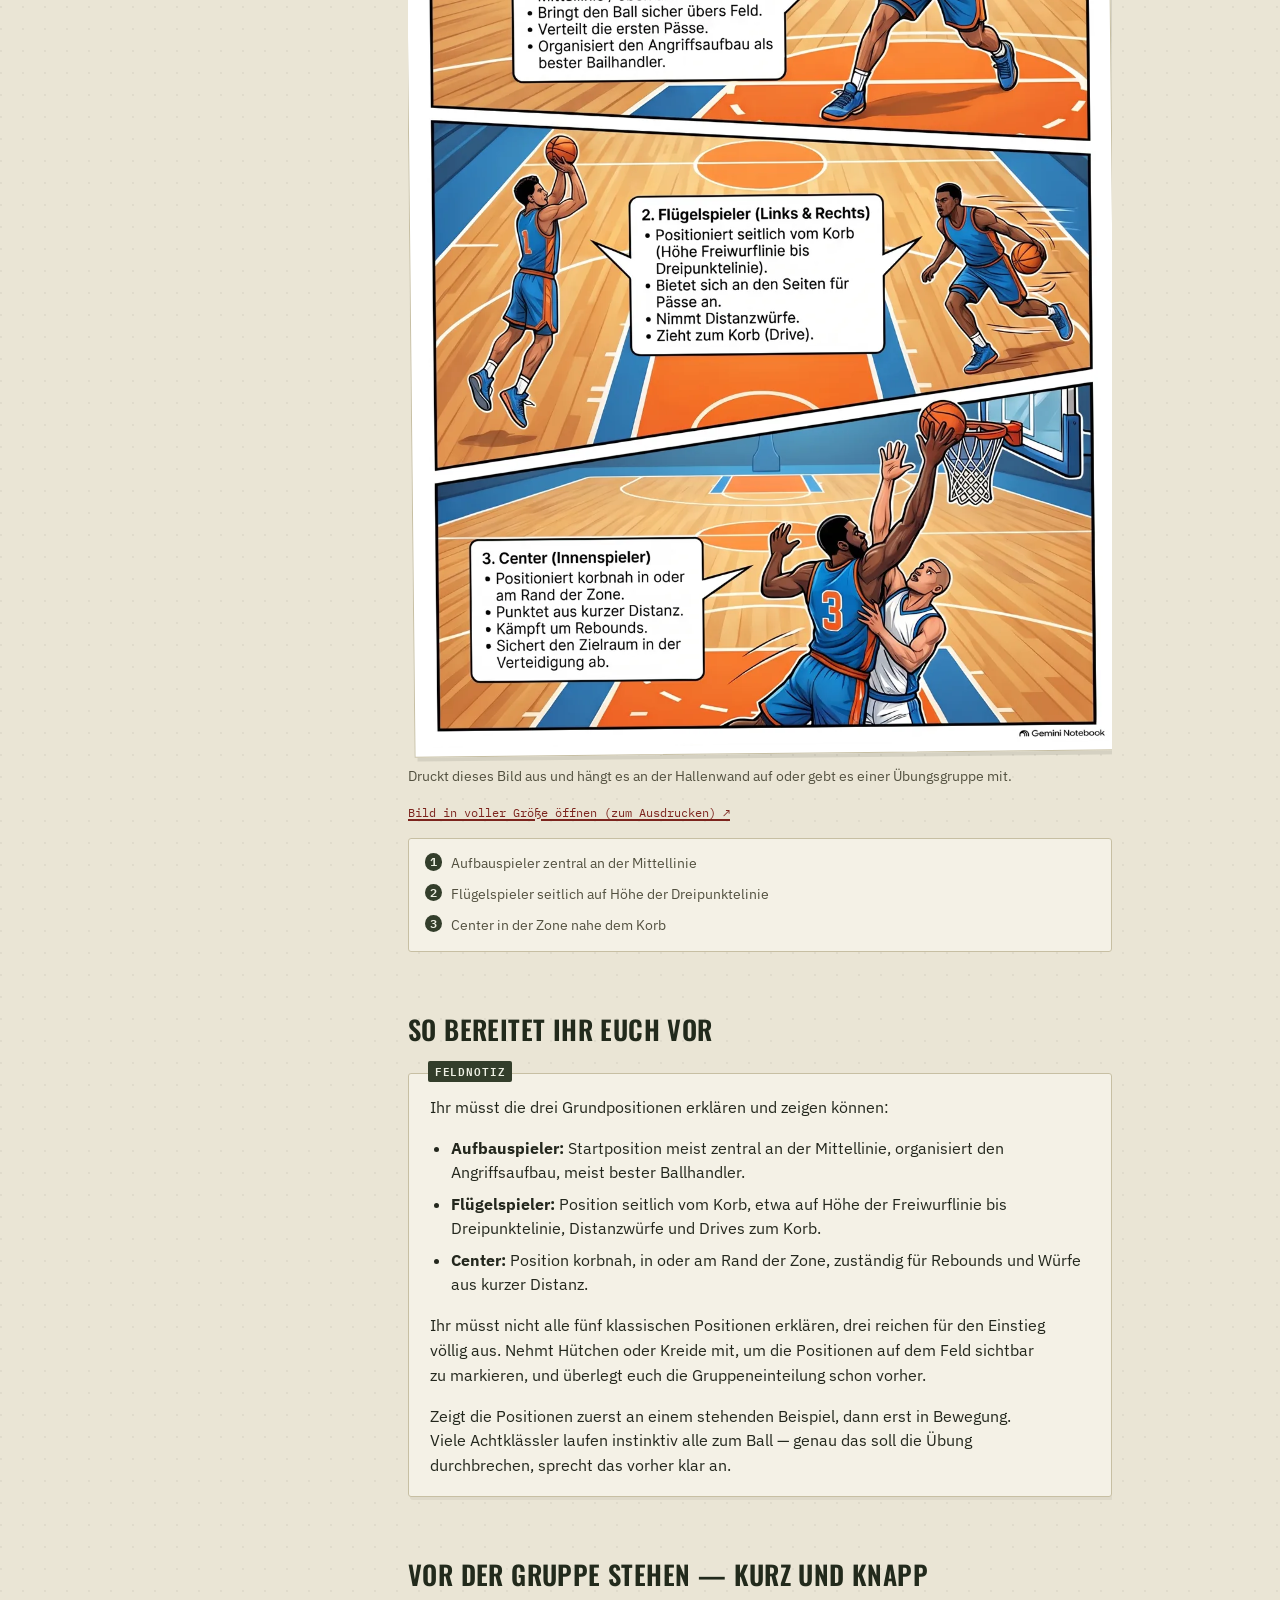
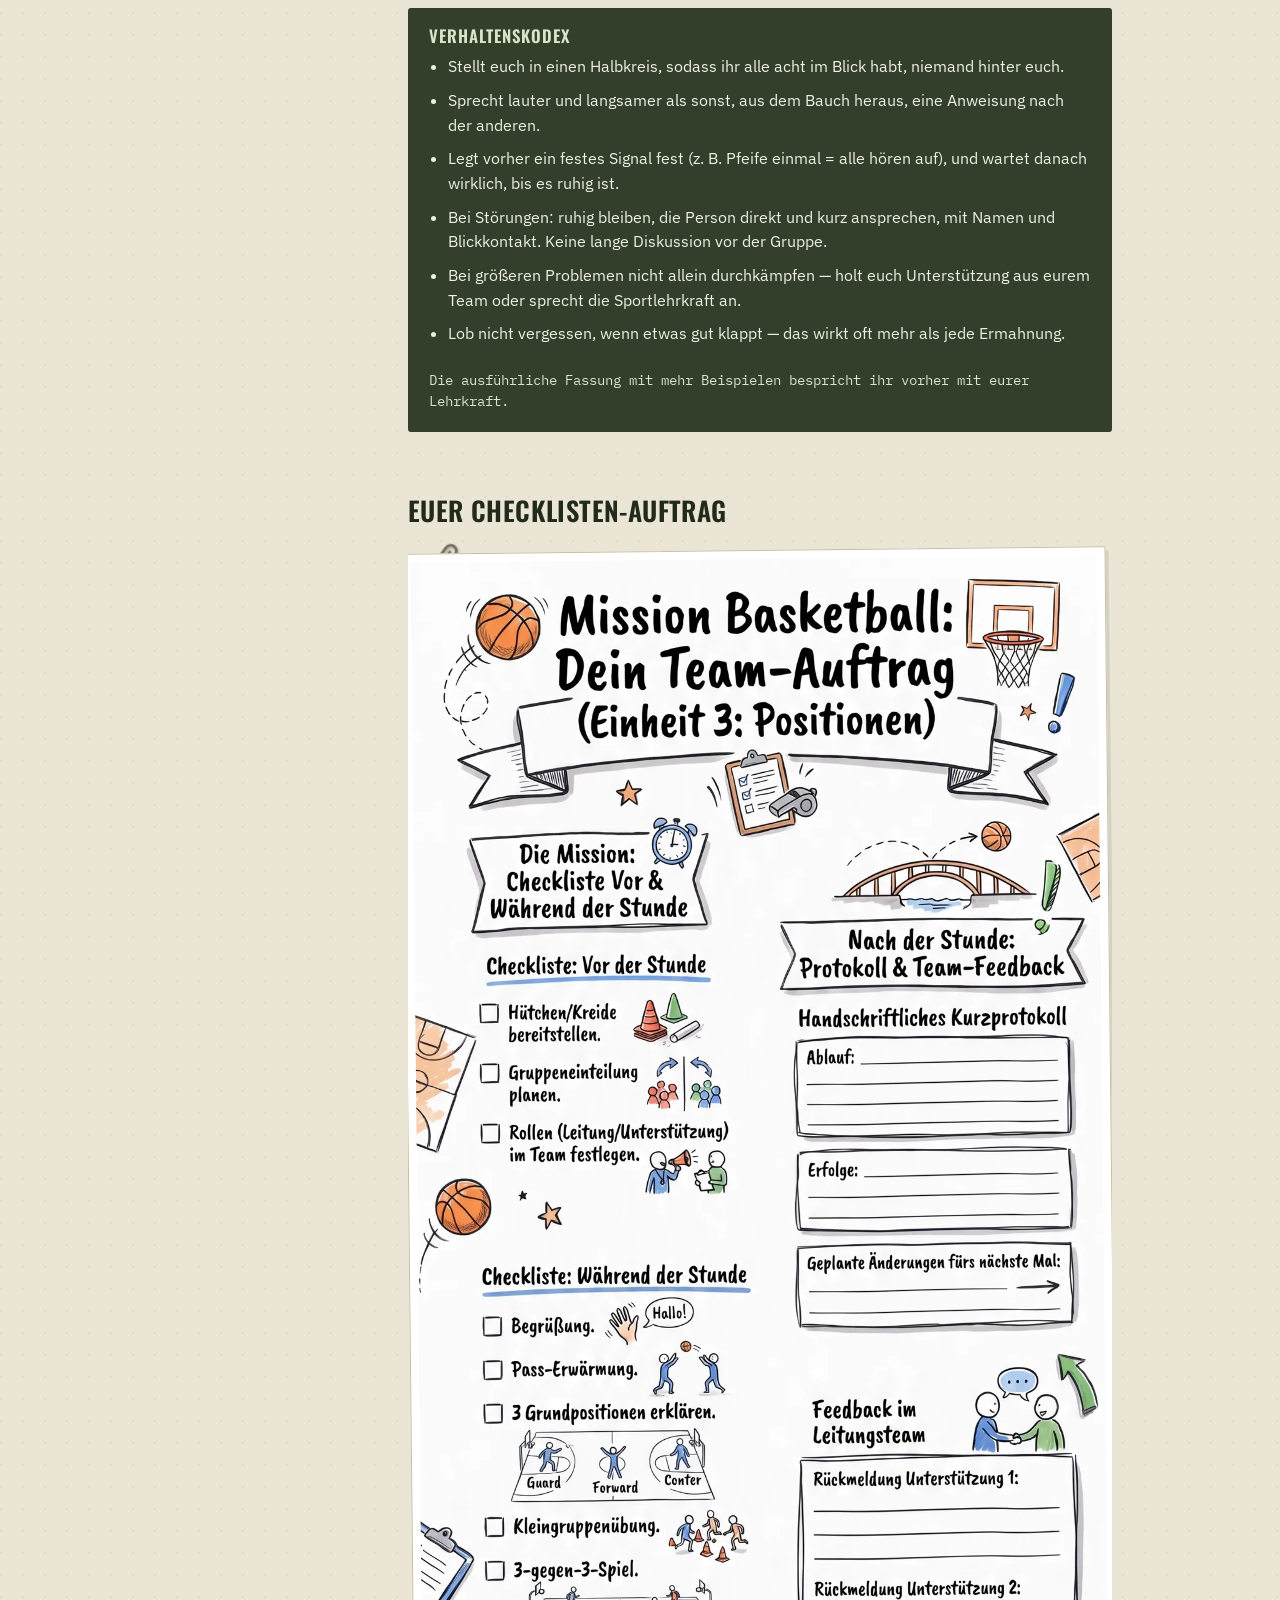
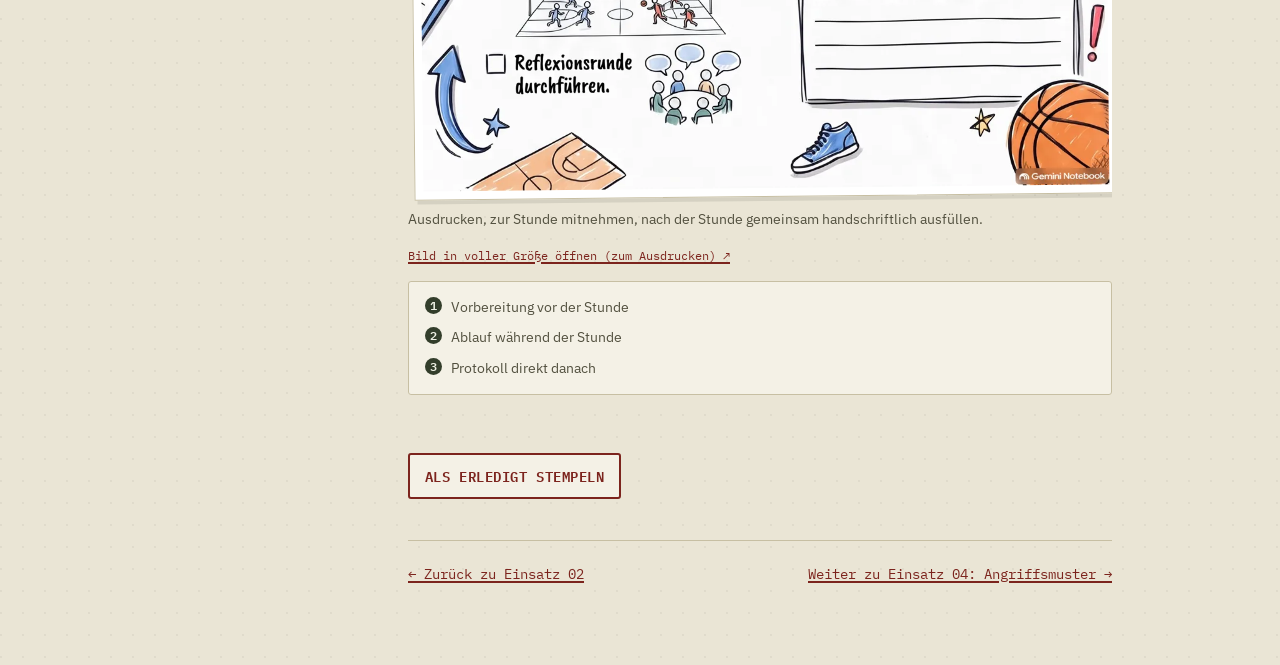
<file: einsatz3.html>
<!DOCTYPE html>
<html lang="de">
<head>
<meta charset="UTF-8">
<meta name="viewport" content="width=device-width, initial-scale=1">
<title>Einsatz 03 — Positionen | Basketball Einsatzreihe</title>
<meta name="description" content="Ablaufplan, Positionsübersicht und Checklisten-Auftrag für die dritte Basketballstunde: Positionen der Spieler auf dem Feld.">
<meta name="robots" content="noindex, nofollow">
<link rel="stylesheet" href="styles.css">
</head>
<body>
<a class="skip-link" href="#inhalt">Zum Inhalt springen</a>
<div class="shell">

  <nav class="rail" aria-label="Einsätze">
    <span class="rail__school">Erasmus-Gymnasium Grevenbroich</span>
    <span class="rail__mark">Akte Nr. 2026-10 / Sport</span>
    <a class="rail__title" href="index.html">Basketball<br>Einsatzreihe</a>
    <ul class="rail__nav">
      <li class="rail__item">
        <a class="rail__link" href="einsatz1.html">
          <span class="rail__num">01</span> Wurftechnik
          <span class="rail__status" data-rail-status="einsatz1">offen</span>
        </a>
      </li>
      <li class="rail__item">
        <a class="rail__link" href="einsatz2.html">
          <span class="rail__num">02</span> Dribbel &amp; Schritte
          <span class="rail__status" data-rail-status="einsatz2">offen</span>
        </a>
      </li>
      <li class="rail__item">
        <a class="rail__link" href="einsatz3.html" aria-current="page">
          <span class="rail__num">03</span> Positionen
          <span class="rail__status" data-rail-status="einsatz3">offen</span>
        </a>
      </li>
      <li class="rail__item">
        <a class="rail__link" href="einsatz4.html">
          <span class="rail__num">04</span> Angriffsmuster
          <span class="rail__status" data-rail-status="einsatz4">offen</span>
        </a>
      </li>
    </ul>
    <div class="rail__foot">
      <a class="rail__home" href="index.html">← Zur Aktenübersicht</a>
      <span class="rail__credit">Unterrichtsprojekt im Sportunterricht<br>von Frau Przybilla und Herrn Hof</span>
    </div>
  </nav>

  <main id="inhalt">
    <article class="page">
      <header class="page-head">
        <h1><span class="stamp-label">Einsatz 03 · 04</span> Positionen der Spieler auf dem Feld</h1>
        <p class="lede">Ihr seid heute das Team für die dritte Stunde der Reihe: die Grundpositionen auf dem Feld. Lest diese Akte vorher einmal in Ruhe durch, am besten gemeinsam im Team.</p>
      </header>

      <h2>Ablaufplan (60 Minuten)</h2>
      <ol class="timeline">
        <li>
          <span class="timeline__time">0–5</span>
          <div>
            <div class="timeline__phase">Begrüßung</div>
            <p style="margin-bottom:0">Ziel nennen: „Heute lernt ihr, welche Position wo auf dem Feld steht und was sie macht.“</p>
          </div>
        </li>
        <li>
          <span class="timeline__time">5–15</span>
          <div>
            <div class="timeline__phase">Erwärmung</div>
            <p style="margin-bottom:0">Lockeres Passspiel im Kreis, dabei schon mal Positionsnamen einstreuen.</p>
          </div>
        </li>
        <li>
          <span class="timeline__time">15–30</span>
          <div>
            <div class="timeline__phase">Hauptteil A: Positionen erklären</div>
            <p style="margin-bottom:0">Drei Grundpositionen vorstellen: Aufbauspieler (ballnah, organisiert), Flügelspieler (Distanzwürfe, Dribbling), Center (Korbnähe, Rebounds).</p>
            <div class="timeline__role">Mit Kreide oder Hütchen die Positionen auf dem Feld markieren.</div>
          </div>
        </li>
        <li>
          <span class="timeline__time">30–45</span>
          <div>
            <div class="timeline__phase">Hauptteil B: Positionsübung</div>
            <p style="margin-bottom:0">In Kleingruppen je eine Position durchspielen: Aufbauspieler bekommt Pass-Übung, Center bekommt Rebound-Übung.</p>
            <div class="timeline__role">Gruppen fest einteilen, Rollen nach der Hälfte tauschen.</div>
          </div>
        </li>
        <li>
          <span class="timeline__time">45–55</span>
          <div>
            <div class="timeline__phase">Anwendung</div>
            <p style="margin-bottom:0">3 gegen 3 mit festen Positionen, jeder bleibt auf seinem Platz.</p>
            <div class="timeline__role">Auf Einhaltung der Position achten, nicht auf Tore.</div>
          </div>
        </li>
        <li>
          <span class="timeline__time">55–60</span>
          <div>
            <div class="timeline__phase">Abschluss</div>
            <p style="margin-bottom:0">Reflexion: „Welche Position hat euch am meisten Spaß gemacht?“</p>
          </div>
        </li>
      </ol>

      <h2>Beweisfoto: die Positionen im Bild</h2>
      <figure class="evidence">
        <svg class="paperclip" style="color:#73705c" viewBox="0 0 24 24" fill="none" stroke="currentColor" stroke-width="2" stroke-linecap="round" stroke-linejoin="round" aria-hidden="true"><path d="M21.44 11.05l-9.19 9.19a6 6 0 0 1-8.49-8.49l9.19-9.19a4 4 0 0 1 5.66 5.66l-9.2 9.19a2 2 0 0 1-2.83-2.83l8.49-8.48"/></svg>
        <a class="evidence__frame" href="assets/images/full/einsatz3-technik.png" target="_blank" rel="noopener">
          <img src="assets/images/einsatz3-technik.webp" alt="Basketball-Halbfeld mit den drei Grundpositionen: Aufbauspieler zentral an der Mittellinie, zwei Flügelspieler seitlich auf Höhe der Dreipunktelinie, Center nahe dem Korb in der Zone." loading="lazy" width="1100" height="1971">
        </a>
        <figcaption>
          <span>Druckt dieses Bild aus und hängt es an der Hallenwand auf oder gebt es einer Übungsgruppe mit.</span>
          <a href="assets/images/full/einsatz3-technik.png" target="_blank" rel="noopener">Bild in voller Größe öffnen (zum Ausdrucken) ↗</a>
        </figcaption>
        <ol class="leader-tags">
          <li><span class="leader-tags__num">1</span> Aufbauspieler zentral an der Mittellinie</li>
          <li><span class="leader-tags__num">2</span> Flügelspieler seitlich auf Höhe der Dreipunktelinie</li>
          <li><span class="leader-tags__num">3</span> Center in der Zone nahe dem Korb</li>
        </ol>
      </figure>

      <h2>So bereitet ihr euch vor</h2>
      <div class="field-notes">
        <p>Ihr müsst die drei Grundpositionen erklären und zeigen können:</p>
        <ul>
          <li><strong>Aufbauspieler:</strong> Startposition meist zentral an der Mittellinie, organisiert den Angriffsaufbau, meist bester Ballhandler.</li>
          <li><strong>Flügelspieler:</strong> Position seitlich vom Korb, etwa auf Höhe der Freiwurflinie bis Dreipunktelinie, Distanzwürfe und Drives zum Korb.</li>
          <li><strong>Center:</strong> Position korbnah, in oder am Rand der Zone, zuständig für Rebounds und Würfe aus kurzer Distanz.</li>
        </ul>
        <p>Ihr müsst nicht alle fünf klassischen Positionen erklären, drei reichen für den Einstieg völlig aus. Nehmt Hütchen oder Kreide mit, um die Positionen auf dem Feld sichtbar zu markieren, und überlegt euch die Gruppeneinteilung schon vorher.</p>
        <p>Zeigt die Positionen zuerst an einem stehenden Beispiel, dann erst in Bewegung. Viele Achtklässler laufen instinktiv alle zum Ball — genau das soll die Übung durchbrechen, sprecht das vorher klar an.</p>
      </div>

      <h2>Vor der Gruppe stehen — kurz und knapp</h2>
      <div class="codex">
        <h3>Verhaltenskodex</h3>
        <ul>
          <li>Stellt euch in einen Halbkreis, sodass ihr alle acht im Blick habt, niemand hinter euch.</li>
          <li>Sprecht lauter und langsamer als sonst, aus dem Bauch heraus, eine Anweisung nach der anderen.</li>
          <li>Legt vorher ein festes Signal fest (z. B. Pfeife einmal = alle hören auf), und wartet danach wirklich, bis es ruhig ist.</li>
          <li>Bei Störungen: ruhig bleiben, die Person direkt und kurz ansprechen, mit Namen und Blickkontakt. Keine lange Diskussion vor der Gruppe.</li>
          <li>Bei größeren Problemen nicht allein durchkämpfen — holt euch Unterstützung aus eurem Team oder sprecht die Sportlehrkraft an.</li>
          <li>Lob nicht vergessen, wenn etwas gut klappt — das wirkt oft mehr als jede Ermahnung.</li>
        </ul>
        <span class="order-link">Die ausführliche Fassung mit mehr Beispielen bespricht ihr vorher mit eurer Lehrkraft.</span>
      </div>

      <h2>Euer Checklisten-Auftrag</h2>
      <figure class="evidence">
        <svg class="paperclip" style="color:#73705c" viewBox="0 0 24 24" fill="none" stroke="currentColor" stroke-width="2" stroke-linecap="round" stroke-linejoin="round" aria-hidden="true"><path d="M21.44 11.05l-9.19 9.19a6 6 0 0 1-8.49-8.49l9.19-9.19a4 4 0 0 1 5.66 5.66l-9.2 9.19a2 2 0 0 1-2.83-2.83l8.49-8.48"/></svg>
        <a class="evidence__frame" href="assets/images/full/einsatz3-checkliste.png" target="_blank" rel="noopener">
          <img src="assets/images/einsatz3-checkliste.webp" alt="Mission-Basketball-Checkliste für Einsatz 3: Checkliste vor und während der Stunde, dazu ein handschriftliches Kurzprotokoll mit Ablauf, Erfolgen, geplanten Änderungen und Team-Feedback." loading="lazy" width="1100" height="1971">
        </a>
        <figcaption>
          <span>Ausdrucken, zur Stunde mitnehmen, nach der Stunde gemeinsam handschriftlich ausfüllen.</span>
          <a href="assets/images/full/einsatz3-checkliste.png" target="_blank" rel="noopener">Bild in voller Größe öffnen (zum Ausdrucken) ↗</a>
        </figcaption>
        <ol class="leader-tags">
          <li><span class="leader-tags__num">1</span> Vorbereitung vor der Stunde</li>
          <li><span class="leader-tags__num">2</span> Ablauf während der Stunde</li>
          <li><span class="leader-tags__num">3</span> Protokoll direkt danach</li>
        </ol>
      </figure>

      <button type="button" class="stamp-toggle" data-stamp-toggle="einsatz3" aria-pressed="false">Als erledigt stempeln</button>

      <div class="page-foot">
        <a href="einsatz2.html">← Zurück zu Einsatz 02</a>
        <a href="einsatz4.html">Weiter zu Einsatz 04: Angriffsmuster →</a>
      </div>
    </article>
  </main>
</div>
<script src="script.js"></script>
</body>
</html>
</file>
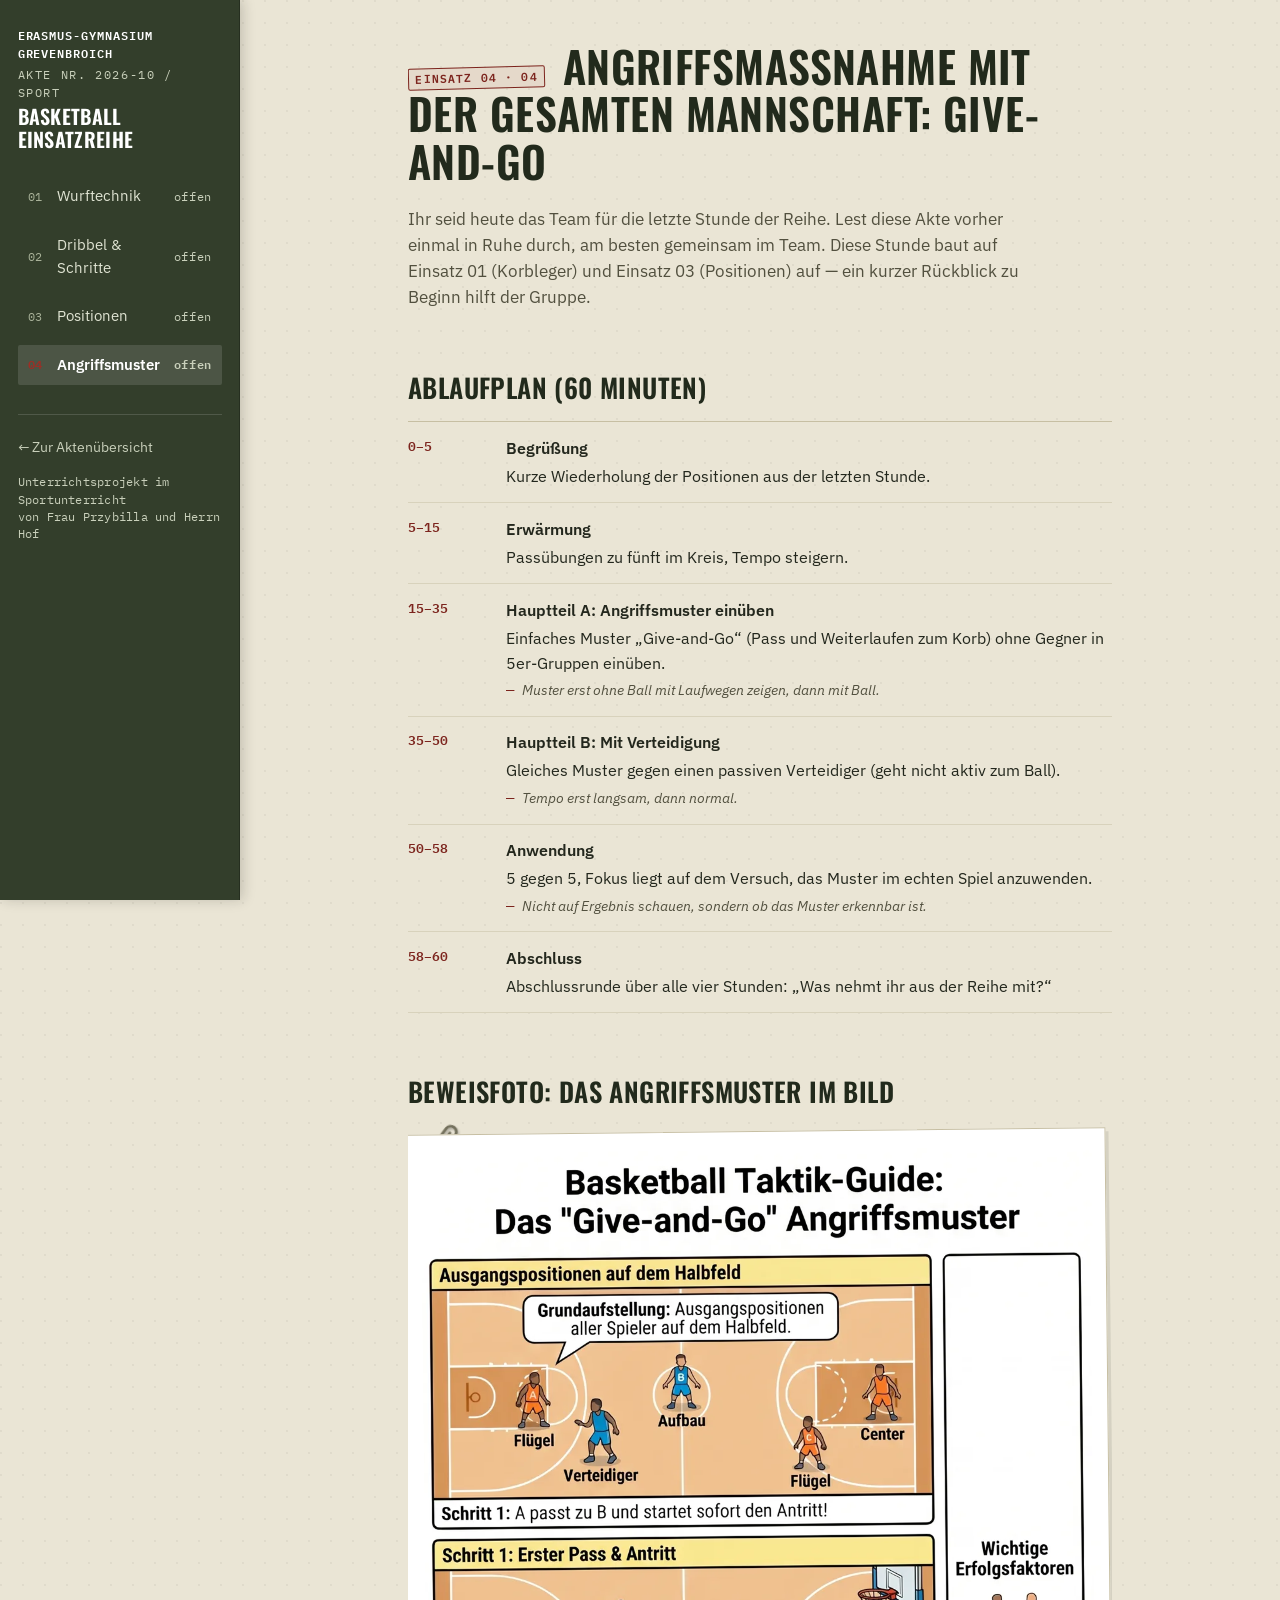
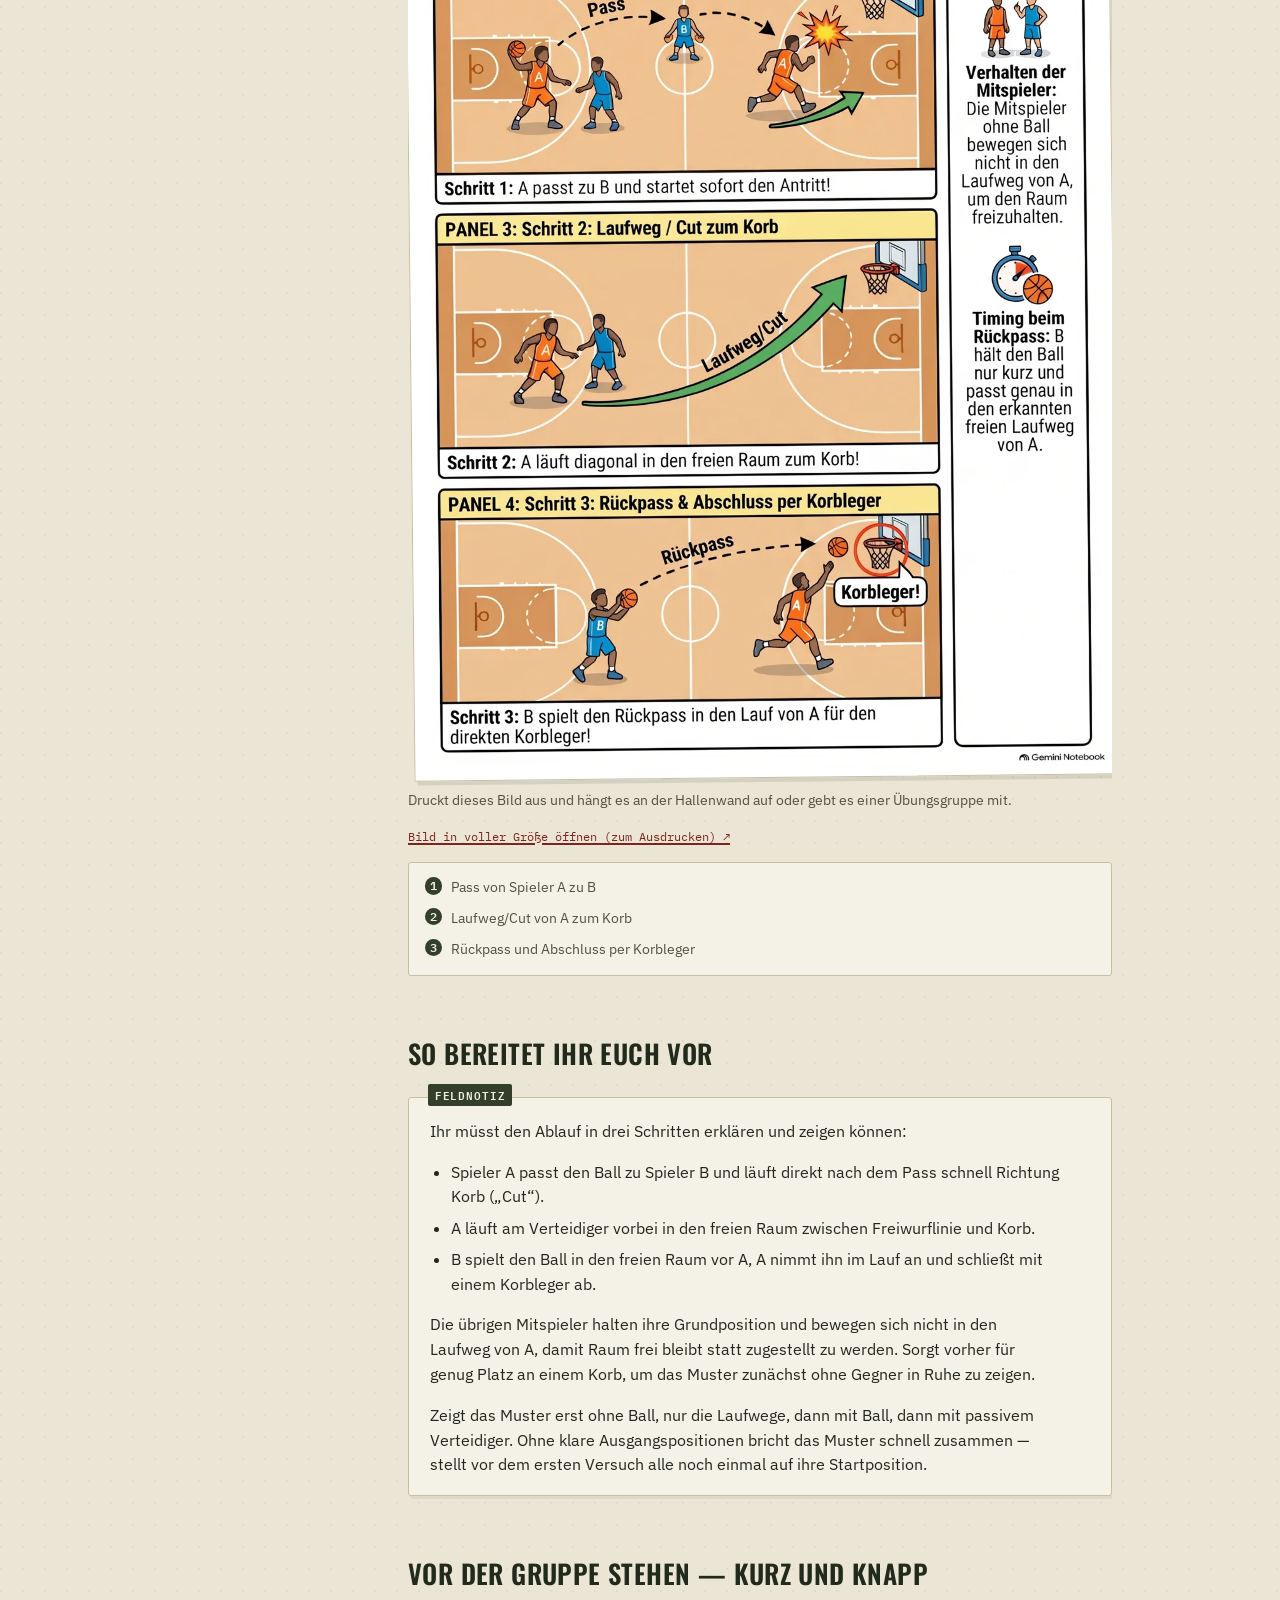
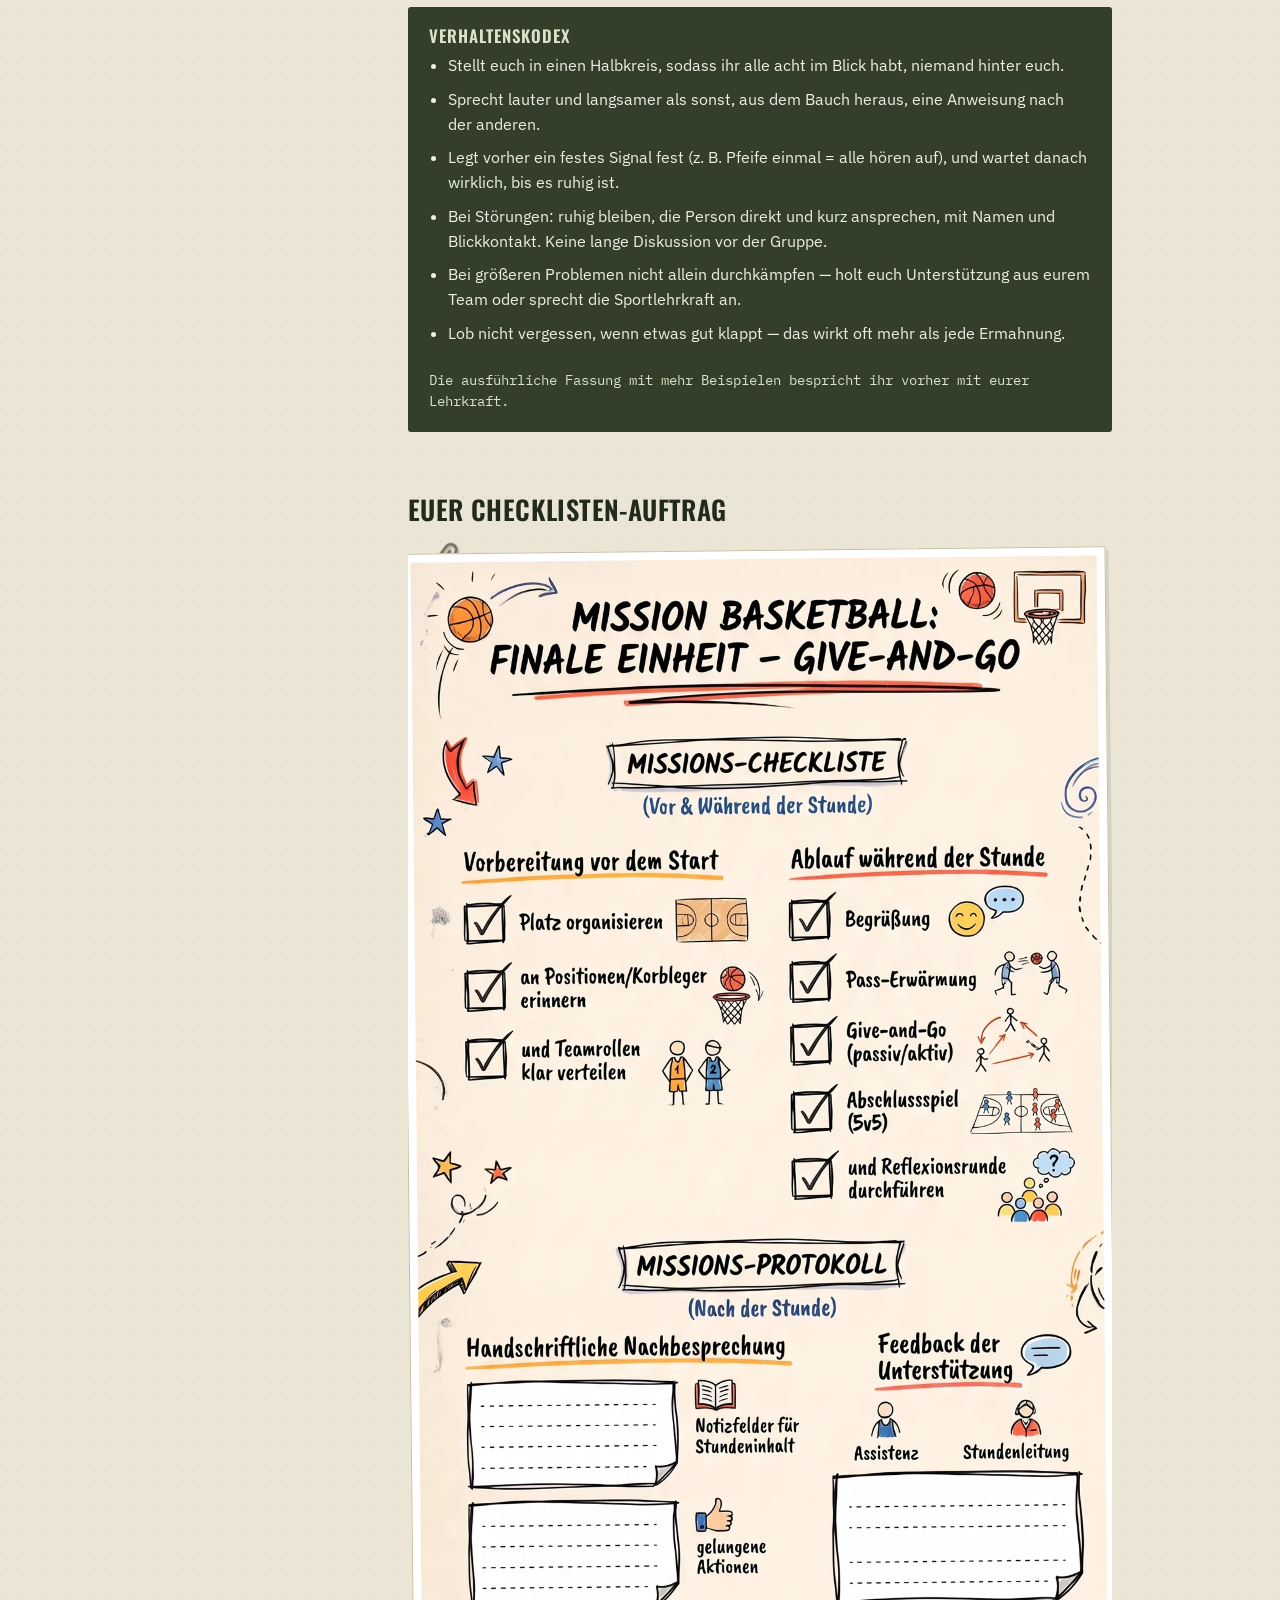
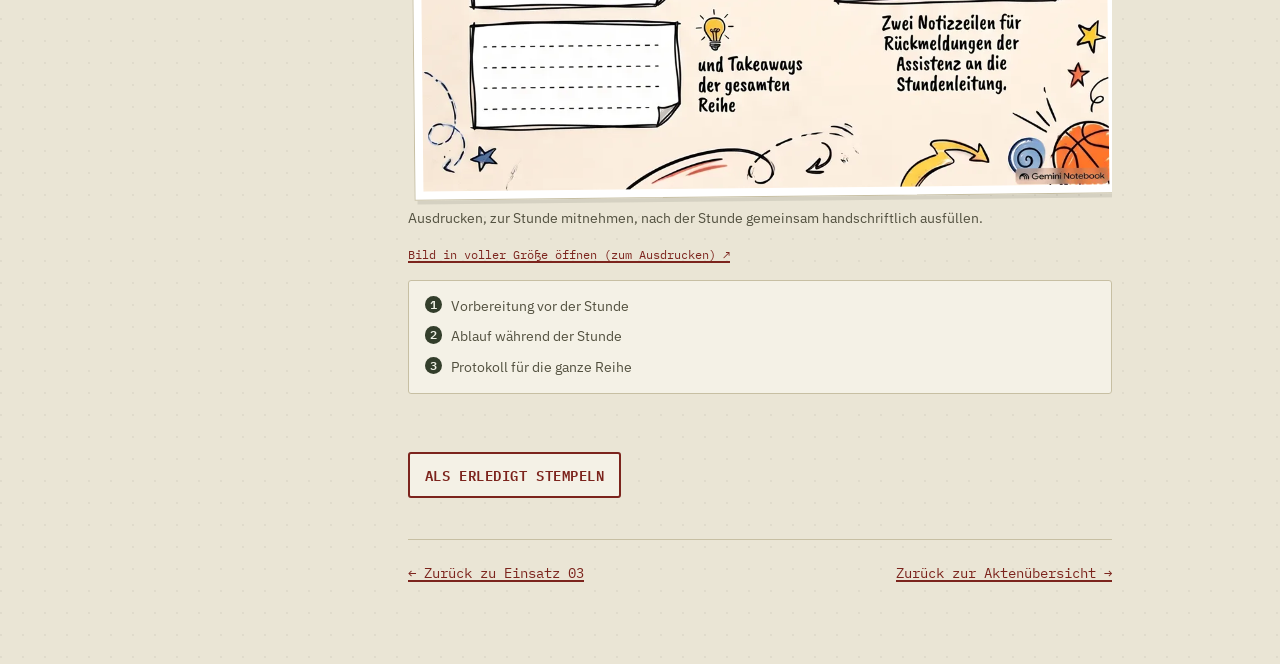
<file: einsatz4.html>
<!DOCTYPE html>
<html lang="de">
<head>
<meta charset="UTF-8">
<meta name="viewport" content="width=device-width, initial-scale=1">
<title>Einsatz 04 — Angriffsmuster | Basketball Einsatzreihe</title>
<meta name="description" content="Ablaufplan, Taktikabbildung und Checklisten-Auftrag für die vierte Basketballstunde: Angriffsmaßnahme Give-and-Go mit der gesamten Mannschaft.">
<meta name="robots" content="noindex, nofollow">
<link rel="stylesheet" href="styles.css">
</head>
<body>
<a class="skip-link" href="#inhalt">Zum Inhalt springen</a>
<div class="shell">

  <nav class="rail" aria-label="Einsätze">
    <span class="rail__school">Erasmus-Gymnasium Grevenbroich</span>
    <span class="rail__mark">Akte Nr. 2026-10 / Sport</span>
    <a class="rail__title" href="index.html">Basketball<br>Einsatzreihe</a>
    <ul class="rail__nav">
      <li class="rail__item">
        <a class="rail__link" href="einsatz1.html">
          <span class="rail__num">01</span> Wurftechnik
          <span class="rail__status" data-rail-status="einsatz1">offen</span>
        </a>
      </li>
      <li class="rail__item">
        <a class="rail__link" href="einsatz2.html">
          <span class="rail__num">02</span> Dribbel &amp; Schritte
          <span class="rail__status" data-rail-status="einsatz2">offen</span>
        </a>
      </li>
      <li class="rail__item">
        <a class="rail__link" href="einsatz3.html">
          <span class="rail__num">03</span> Positionen
          <span class="rail__status" data-rail-status="einsatz3">offen</span>
        </a>
      </li>
      <li class="rail__item">
        <a class="rail__link" href="einsatz4.html" aria-current="page">
          <span class="rail__num">04</span> Angriffsmuster
          <span class="rail__status" data-rail-status="einsatz4">offen</span>
        </a>
      </li>
    </ul>
    <div class="rail__foot">
      <a class="rail__home" href="index.html">← Zur Aktenübersicht</a>
      <span class="rail__credit">Unterrichtsprojekt im Sportunterricht<br>von Frau Przybilla und Herrn Hof</span>
    </div>
  </nav>

  <main id="inhalt">
    <article class="page">
      <header class="page-head">
        <h1><span class="stamp-label">Einsatz 04 · 04</span> Angriffsmaßnahme mit der gesamten Mannschaft: Give-and-Go</h1>
        <p class="lede">Ihr seid heute das Team für die letzte Stunde der Reihe. Lest diese Akte vorher einmal in Ruhe durch, am besten gemeinsam im Team. Diese Stunde baut auf Einsatz 01 (Korbleger) und Einsatz 03 (Positionen) auf — ein kurzer Rückblick zu Beginn hilft der Gruppe.</p>
      </header>

      <h2>Ablaufplan (60 Minuten)</h2>
      <ol class="timeline">
        <li>
          <span class="timeline__time">0–5</span>
          <div>
            <div class="timeline__phase">Begrüßung</div>
            <p style="margin-bottom:0">Kurze Wiederholung der Positionen aus der letzten Stunde.</p>
          </div>
        </li>
        <li>
          <span class="timeline__time">5–15</span>
          <div>
            <div class="timeline__phase">Erwärmung</div>
            <p style="margin-bottom:0">Passübungen zu fünft im Kreis, Tempo steigern.</p>
          </div>
        </li>
        <li>
          <span class="timeline__time">15–35</span>
          <div>
            <div class="timeline__phase">Hauptteil A: Angriffsmuster einüben</div>
            <p style="margin-bottom:0">Einfaches Muster „Give-and-Go“ (Pass und Weiterlaufen zum Korb) ohne Gegner in 5er-Gruppen einüben.</p>
            <div class="timeline__role">Muster erst ohne Ball mit Laufwegen zeigen, dann mit Ball.</div>
          </div>
        </li>
        <li>
          <span class="timeline__time">35–50</span>
          <div>
            <div class="timeline__phase">Hauptteil B: Mit Verteidigung</div>
            <p style="margin-bottom:0">Gleiches Muster gegen einen passiven Verteidiger (geht nicht aktiv zum Ball).</p>
            <div class="timeline__role">Tempo erst langsam, dann normal.</div>
          </div>
        </li>
        <li>
          <span class="timeline__time">50–58</span>
          <div>
            <div class="timeline__phase">Anwendung</div>
            <p style="margin-bottom:0">5 gegen 5, Fokus liegt auf dem Versuch, das Muster im echten Spiel anzuwenden.</p>
            <div class="timeline__role">Nicht auf Ergebnis schauen, sondern ob das Muster erkennbar ist.</div>
          </div>
        </li>
        <li>
          <span class="timeline__time">58–60</span>
          <div>
            <div class="timeline__phase">Abschluss</div>
            <p style="margin-bottom:0">Abschlussrunde über alle vier Stunden: „Was nehmt ihr aus der Reihe mit?“</p>
          </div>
        </li>
      </ol>

      <h2>Beweisfoto: das Angriffsmuster im Bild</h2>
      <figure class="evidence">
        <svg class="paperclip" style="color:#73705c" viewBox="0 0 24 24" fill="none" stroke="currentColor" stroke-width="2" stroke-linecap="round" stroke-linejoin="round" aria-hidden="true"><path d="M21.44 11.05l-9.19 9.19a6 6 0 0 1-8.49-8.49l9.19-9.19a4 4 0 0 1 5.66 5.66l-9.2 9.19a2 2 0 0 1-2.83-2.83l8.49-8.48"/></svg>
        <a class="evidence__frame" href="assets/images/full/einsatz4-technik.png" target="_blank" rel="noopener">
          <img src="assets/images/einsatz4-technik.webp" alt="Angriffsdiagramm Give-and-Go auf dem Basketball-Halbfeld in drei Schritten: Pass von Spieler A zu B mit Antritt, Laufweg/Cut von A zum Korb, Rückpass von B und Abschluss per Korbleger." loading="lazy" width="1100" height="1971">
        </a>
        <figcaption>
          <span>Druckt dieses Bild aus und hängt es an der Hallenwand auf oder gebt es einer Übungsgruppe mit.</span>
          <a href="assets/images/full/einsatz4-technik.png" target="_blank" rel="noopener">Bild in voller Größe öffnen (zum Ausdrucken) ↗</a>
        </figcaption>
        <ol class="leader-tags">
          <li><span class="leader-tags__num">1</span> Pass von Spieler A zu B</li>
          <li><span class="leader-tags__num">2</span> Laufweg/Cut von A zum Korb</li>
          <li><span class="leader-tags__num">3</span> Rückpass und Abschluss per Korbleger</li>
        </ol>
      </figure>

      <h2>So bereitet ihr euch vor</h2>
      <div class="field-notes">
        <p>Ihr müsst den Ablauf in drei Schritten erklären und zeigen können:</p>
        <ul>
          <li>Spieler A passt den Ball zu Spieler B und läuft direkt nach dem Pass schnell Richtung Korb („Cut“).</li>
          <li>A läuft am Verteidiger vorbei in den freien Raum zwischen Freiwurflinie und Korb.</li>
          <li>B spielt den Ball in den freien Raum vor A, A nimmt ihn im Lauf an und schließt mit einem Korbleger ab.</li>
        </ul>
        <p>Die übrigen Mitspieler halten ihre Grundposition und bewegen sich nicht in den Laufweg von A, damit Raum frei bleibt statt zugestellt zu werden. Sorgt vorher für genug Platz an einem Korb, um das Muster zunächst ohne Gegner in Ruhe zu zeigen.</p>
        <p>Zeigt das Muster erst ohne Ball, nur die Laufwege, dann mit Ball, dann mit passivem Verteidiger. Ohne klare Ausgangspositionen bricht das Muster schnell zusammen — stellt vor dem ersten Versuch alle noch einmal auf ihre Startposition.</p>
      </div>

      <h2>Vor der Gruppe stehen — kurz und knapp</h2>
      <div class="codex">
        <h3>Verhaltenskodex</h3>
        <ul>
          <li>Stellt euch in einen Halbkreis, sodass ihr alle acht im Blick habt, niemand hinter euch.</li>
          <li>Sprecht lauter und langsamer als sonst, aus dem Bauch heraus, eine Anweisung nach der anderen.</li>
          <li>Legt vorher ein festes Signal fest (z. B. Pfeife einmal = alle hören auf), und wartet danach wirklich, bis es ruhig ist.</li>
          <li>Bei Störungen: ruhig bleiben, die Person direkt und kurz ansprechen, mit Namen und Blickkontakt. Keine lange Diskussion vor der Gruppe.</li>
          <li>Bei größeren Problemen nicht allein durchkämpfen — holt euch Unterstützung aus eurem Team oder sprecht die Sportlehrkraft an.</li>
          <li>Lob nicht vergessen, wenn etwas gut klappt — das wirkt oft mehr als jede Ermahnung.</li>
        </ul>
        <span class="order-link">Die ausführliche Fassung mit mehr Beispielen bespricht ihr vorher mit eurer Lehrkraft.</span>
      </div>

      <h2>Euer Checklisten-Auftrag</h2>
      <figure class="evidence">
        <svg class="paperclip" style="color:#73705c" viewBox="0 0 24 24" fill="none" stroke="currentColor" stroke-width="2" stroke-linecap="round" stroke-linejoin="round" aria-hidden="true"><path d="M21.44 11.05l-9.19 9.19a6 6 0 0 1-8.49-8.49l9.19-9.19a4 4 0 0 1 5.66 5.66l-9.2 9.19a2 2 0 0 1-2.83-2.83l8.49-8.48"/></svg>
        <a class="evidence__frame" href="assets/images/full/einsatz4-checkliste.png" target="_blank" rel="noopener">
          <img src="assets/images/einsatz4-checkliste.webp" alt="Mission-Basketball-Checkliste für den letzten Einsatz: Vorbereitung und Ablauf zum Abhaken, dazu ein Missions-Protokoll mit Notizfeldern für Stundeninhalt, gelungene Aktionen, Takeaways der gesamten Reihe und Feedback der Unterstützung." loading="lazy" width="1100" height="1971">
        </a>
        <figcaption>
          <span>Ausdrucken, zur Stunde mitnehmen, nach der Stunde gemeinsam handschriftlich ausfüllen.</span>
          <a href="assets/images/full/einsatz4-checkliste.png" target="_blank" rel="noopener">Bild in voller Größe öffnen (zum Ausdrucken) ↗</a>
        </figcaption>
        <ol class="leader-tags">
          <li><span class="leader-tags__num">1</span> Vorbereitung vor der Stunde</li>
          <li><span class="leader-tags__num">2</span> Ablauf während der Stunde</li>
          <li><span class="leader-tags__num">3</span> Protokoll für die ganze Reihe</li>
        </ol>
      </figure>

      <button type="button" class="stamp-toggle" data-stamp-toggle="einsatz4" aria-pressed="false">Als erledigt stempeln</button>

      <div class="page-foot">
        <a href="einsatz3.html">← Zurück zu Einsatz 03</a>
        <a href="index.html">Zurück zur Aktenübersicht →</a>
      </div>
    </article>
  </main>
</div>
<script src="script.js"></script>
</body>
</html>
</file>
<file: styles.css>
/* Basketball Einsatzreihe — Feldakte/Mission-Dossier
   Direction: matte field paper, stamped ink accent, hard-snap motion.
   See .direction-contract.md in the project root for the full brief. */

@import url('https://fonts.googleapis.com/css2?family=Oswald:wght@500;600;700&family=IBM+Plex+Sans:wght@400;500;600&family=IBM+Plex+Mono:wght@500;600&display=swap');

:root{
  --ground:        #eae5d5;
  --ground-deep:   #ded7c0;
  --ground-card:   #f4f1e6;
  --ink:           #23271d;
  --ink-soft:      #52503f;
  --field:         #333e2b;
  --field-deep:    #222a1c;
  --field-ink:     #eef0e4;
  --stamp:         #9c2f26;
  --stamp-deep:    #7c241d;
  --line:          #c7bfa3;
  --line-soft:     #d8d2bc;

  --font-display: 'Oswald', 'Segoe UI', sans-serif;
  --font-body:    'IBM Plex Sans', 'Segoe UI', sans-serif;
  --font-mono:    'IBM Plex Mono', 'Consolas', monospace;

  --rail-w: 15rem;
  --snap: steps(5, end);
}

@media (prefers-reduced-motion: reduce){
  :root{ --snap: linear; }
  .page{ animation: none !important; clip-path: none !important; opacity: 1 !important; }
  .stamp-toggle.is-stamping{ animation: none !important; }
}

*, *::before, *::after{ box-sizing: border-box; }

html{ -webkit-text-size-adjust: 100%; }

body{
  margin: 0;
  background: var(--ground);
  background-image:
    radial-gradient(circle at 1px 1px, rgba(35,39,29,0.05) 1px, transparent 0);
  background-size: 22px 22px;
  color: var(--ink);
  font-family: var(--font-body);
  font-size: 1rem;
  line-height: 1.55;
}

a{ color: var(--stamp-deep); text-decoration-thickness: 1.5px; text-underline-offset: 0.15em; }
a:hover{ text-decoration-thickness: 2.5px; }
a:focus-visible, button:focus-visible{ outline: 3px solid var(--stamp); outline-offset: 2px; }

.skip-link{
  position: absolute; left: -999px; top: 0;
  background: var(--stamp); color: #fff; padding: 0.6em 1em; z-index: 100;
  font-family: var(--font-mono);
}
.skip-link:focus{ left: 0.5rem; top: 0.5rem; }

h1, h2, h3{ font-family: var(--font-display); font-weight: 600; color: var(--field-deep); line-height: 1.1; margin: 0 0 0.5em; text-transform: uppercase; letter-spacing: 0.015em; }
h1{ font-size: clamp(1.9rem, 4.4vw, 2.7rem); letter-spacing: 0.01em; }
h2{ font-size: clamp(1.3rem, 2.6vw, 1.65rem); margin-top: 2.4em; }
h3{ font-size: 1.05rem; letter-spacing: 0.06em; color: var(--stamp-deep); }

p{ margin: 0 0 1em; max-width: 62ch; }
ul, ol{ margin: 0 0 1em; padding-left: 1.3em; }
li{ margin-bottom: 0.4em; }

/* Inline stamp tag, set INSIDE a heading (never as a separate line above one —
   the craft floor bans kicker/eyebrow-above-heading outright). Carries real
   sequence information (which of the four Einsätze), which is why it survives
   as a number at all. */
.stamp-label{
  display: inline-block;
  vertical-align: 0.15em;
  font-family: var(--font-mono);
  font-size: 0.72rem;
  font-weight: 600;
  letter-spacing: 0.1em;
  color: var(--stamp-deep);
  border: 1.5px solid var(--stamp-deep);
  padding: 0.3em 0.55em;
  border-radius: 2px;
  transform: rotate(-1.5deg);
  background: rgba(156,47,38,0.06);
  margin-right: 0.4rem;
}

/* ---------- layout shell ---------- */

.shell{
  display: flex;
  min-height: 100vh;
  align-items: stretch;
}

.rail{
  background: var(--field);
  color: var(--field-ink);
  width: var(--rail-w);
  flex: 0 0 auto;
  padding: 1.6rem 1.1rem 2rem;
  position: sticky;
  top: 0;
  align-self: flex-start;
  height: 100vh;
  overflow-y: auto;
  box-shadow: inset -1px 0 0 rgba(0,0,0,0.25), 3px 0 12px rgba(20,24,14,0.18);
}

.rail__school{
  display: block;
  font-family: var(--font-mono);
  font-weight: 600;
  font-size: 0.74rem;
  letter-spacing: 0.08em;
  text-transform: uppercase;
  color: #fff;
  margin-bottom: 0.3em;
}

.rail__mark{
  display: block;
  font-family: var(--font-mono);
  font-size: 0.72rem;
  letter-spacing: 0.14em;
  text-transform: uppercase;
  color: #c9d0bb;
  margin-bottom: 0.3em;
}

.rail__title{
  display: block;
  font-family: var(--font-display);
  font-weight: 600;
  text-transform: uppercase;
  letter-spacing: 0.015em;
  font-size: 1.25rem;
  color: #fff;
  text-decoration: none;
  margin-bottom: 1.6rem;
  line-height: 1.15;
}
.rail__title:hover{ color: #fff; }

.rail__nav{ list-style: none; margin: 0; padding: 0; }
.rail__item{ margin-bottom: 0.5rem; }

.rail__link{
  display: flex;
  align-items: center;
  gap: 0.6em;
  padding: 0.6em 0.7em;
  border-radius: 2px;
  color: #dfe3d2;
  text-decoration: none;
  font-size: 0.92rem;
  transition: background-color 120ms var(--snap);
}
.rail__link:hover{ background: rgba(255,255,255,0.07); color: #fff; }
.rail__link[aria-current="page"]{
  background: rgba(255,255,255,0.12);
  color: #fff;
  font-weight: 600;
}

.rail__num{ font-family: var(--font-mono); font-size: 0.78rem; color: #a9b299; min-width: 1.6em; }
.rail__link[aria-current="page"] .rail__num{ color: var(--stamp); }

.rail__status{
  margin-left: auto;
  font-family: var(--font-mono);
  font-size: 0.72rem;
  letter-spacing: 0.06em;
  color: #c9d0bb;
}
.rail__status[data-done="true"]{ color: #eef0e4; }
.rail__status[data-done="true"]::before{ content: "✓ "; }

.rail__foot{
  margin-top: 1.8rem;
  padding-top: 1.2rem;
  border-top: 1px solid rgba(255,255,255,0.14);
}

.rail__home{
  display: inline-block;
  color: #c9d0bb;
  font-size: 0.85rem;
  text-decoration: none;
}
.rail__home:hover{ color: #fff; }

.rail__credit{
  display: block;
  margin-top: 0.9rem;
  font-family: var(--font-mono);
  font-size: 0.72rem;
  line-height: 1.5;
  letter-spacing: 0.02em;
  color: #c9d0bb;
}

/* mobile rail: horizontal sticky strip */
.rail__toggle{ display: none; }

@media (max-width: 860px){
  .shell{ flex-direction: column; }
  .rail{
    position: sticky;
    top: 0;
    width: 100%;
    height: auto;
    padding: 0.8rem 1rem;
    z-index: 20;
    box-shadow: inset 0 -1px 0 rgba(0,0,0,0.25), 0 3px 12px rgba(20,24,14,0.18);
  }
  .rail__title{ margin-bottom: 0.7rem; font-size: 1.05rem; }
  .rail__nav{ position: relative; display: flex; gap: 0.5rem; overflow-x: auto; padding-bottom: 0.2rem; }
  .rail__nav::after{
    content: "";
    position: absolute;
    top: 0; right: 0; bottom: 0.2rem;
    width: 1.75rem;
    background: linear-gradient(to right, transparent, var(--field) 85%);
    pointer-events: none;
  }
  .rail__item{ margin-bottom: 0; flex: 0 0 auto; }
  .rail__link{ white-space: nowrap; }
  .rail__foot{ display: none; }
}

main{
  flex: 1 1 auto;
  min-width: 0;
  padding: 2.6rem 1.4rem 5rem;
  display: flex;
  justify-content: center;
}

.page{
  width: 100%;
  max-width: 44rem;
  animation: reveal 420ms var(--snap) both;
}

@keyframes reveal{
  0%{ clip-path: inset(0 0 100% 0); opacity: 0; }
  40%{ opacity: 1; }
  100%{ clip-path: inset(0 0 0 0); opacity: 1; }
}

/* ---------- cover page ---------- */

.page--cover{ position: relative; }

.cover-watermark{
  position: absolute;
  top: -0.5rem;
  right: -1.5rem;
  width: 280px;
  height: auto;
  opacity: 0.15;
  filter: saturate(0.9);
  pointer-events: none;
  user-select: none;
  z-index: 0;
}

@media (max-width: 880px){
  .cover-watermark{ display: none; }
}

.cover-head{ position: relative; z-index: 1; margin-bottom: 2rem; }
.cover-head p{ color: var(--ink-soft); }

.case-grid{
  position: relative;
  z-index: 1;
  list-style: none;
  margin: 2rem 0 0;
  padding: 0;
  display: grid;
  gap: 1rem;
}

.case-card{
  background: var(--ground-card);
  border: 1.5px solid var(--line);
  border-radius: 3px;
  padding: 1.1rem 1.2rem;
  position: relative;
  box-shadow: 2px 3px 0 rgba(35,39,29,0.07);
}
.case-card::before{
  content: "";
  position: absolute;
  top: -1px; left: 1.2rem;
  width: 2.6rem; height: 0.55rem;
  background: var(--ground-deep);
  border: 1.5px solid var(--line);
  border-bottom: none;
  border-radius: 2px 2px 0 0;
}

.case-card h2{ margin: 0 0 0.5rem; font-size: 1.2rem; }

.case-card p{ margin-bottom: 0.8em; color: var(--ink-soft); font-size: 0.95rem; }

.case-card__link{
  display: inline-flex;
  align-items: center;
  gap: 0.4em;
  font-family: var(--font-mono);
  font-size: 0.82rem;
  font-weight: 600;
  text-decoration: none;
  color: var(--stamp-deep);
}
.case-card__link::after{ content: "→"; transition: transform 120ms var(--snap); }
.case-card__link:hover::after{ transform: translateX(3px); }

.note-box{
  margin-top: 2.2rem;
  padding: 1rem 1.2rem;
  background: rgba(156,47,38,0.06);
  border: 1.5px dashed var(--stamp-deep);
  border-radius: 3px;
  font-size: 0.92rem;
  color: var(--ink-soft);
}
.note-box strong{ color: var(--stamp-deep); }

/* ---------- einsatz page ---------- */

.page-head{ margin-bottom: 1.8rem; }
.page-head .lede{ font-size: 1.05rem; color: var(--ink-soft); margin-top: 0.8em; }

.timeline{
  list-style: none;
  margin: 1.2rem 0 0;
  padding: 0;
  border-top: 1.5px solid var(--line);
}
.timeline li{
  display: grid;
  grid-template-columns: 5.2rem 1fr;
  gap: 0.9rem;
  padding: 0.85rem 0;
  border-bottom: 1.5px solid var(--line-soft);
  margin-bottom: 0;
}
.timeline__time{
  font-family: var(--font-mono);
  font-size: 0.82rem;
  color: var(--stamp-deep);
  font-weight: 600;
  white-space: nowrap;
}
.timeline__phase{ font-weight: 600; margin-bottom: 0.2em; }
.timeline__role{
  margin-top: 0.35em;
  font-size: 0.88rem;
  font-style: italic;
  color: var(--ink-soft);
}
.timeline__role::before{
  content: "— ";
  font-style: normal;
  font-family: var(--font-mono);
  color: var(--stamp-deep);
}

figure.evidence{
  margin: 1.6rem 0 2rem;
  position: relative;
}
.evidence__frame{
  display: block;
  background: #fff;
  border: 1px solid var(--line);
  padding: 0.5rem;
  transform: rotate(-0.6deg);
  box-shadow: 3px 4px 0 rgba(35,39,29,0.1);
  position: relative;
}
.evidence__frame img{ display: block; width: 100%; height: auto; }

.paperclip{
  position: absolute;
  top: -0.9rem; left: 1.4rem;
  width: 2.1rem; height: 3.1rem;
  transform: rotate(-8deg);
  filter: drop-shadow(1px 2px 1px rgba(0,0,0,0.25));
}

figcaption{
  margin-top: 0.7rem;
  font-size: 0.85rem;
  color: var(--ink-soft);
  display: flex;
  justify-content: space-between;
  gap: 1rem;
  flex-wrap: wrap;
}
figcaption a{ font-family: var(--font-mono); font-size: 0.78rem; white-space: nowrap; }

.leader-tags{
  list-style: none;
  margin: 1rem 0 0;
  padding: 0.9rem 1rem;
  background: var(--ground-card);
  border: 1px solid var(--line);
  border-radius: 3px;
  display: grid;
  gap: 0.55rem;
}
.leader-tags li{
  display: flex;
  align-items: flex-start;
  gap: 0.65em;
  margin-bottom: 0;
  font-size: 0.88rem;
  color: var(--ink-soft);
}
.leader-tags__num{
  flex: 0 0 auto;
  width: 1.5em;
  height: 1.5em;
  border-radius: 50%;
  background: var(--field);
  color: var(--field-ink);
  font-family: var(--font-mono);
  font-size: 0.72rem;
  font-weight: 600;
  line-height: 1.5em;
  text-align: center;
}

.field-notes{
  background: var(--ground-card);
  border: 1.5px solid var(--line);
  border-radius: 3px;
  padding: 1.3rem 1.3rem 1.1rem;
  margin: 1.8rem 0 2rem;
  position: relative;
  box-shadow: 2px 3px 0 rgba(35,39,29,0.06);
}
.field-notes::before{
  content: "Feldnotiz";
  position: absolute;
  top: -0.85rem; left: 1.2rem;
  background: var(--field);
  color: var(--field-ink);
  font-family: var(--font-mono);
  font-size: 0.68rem;
  font-weight: 600;
  letter-spacing: 0.08em;
  text-transform: uppercase;
  padding: 0.22em 0.6em;
  border-radius: 2px;
}
.field-notes p:last-child{ margin-bottom: 0; }

.codex{
  background: var(--field);
  color: var(--field-ink);
  border-radius: 3px;
  padding: 1.2rem 1.3rem;
  margin: 1.2rem 0 2rem;
}
.codex h3{ color: #d9e4c9; }
.codex ul{ padding-left: 1.2em; }
.codex li{ margin-bottom: 0.55em; }
.codex a{ color: #e8ecd8; }

.order-link{
  display: inline-block;
  margin-top: 0.6em;
  font-family: var(--font-mono);
  font-size: 0.85rem;
  color: #d9e4c9;
}

.stamp-toggle{
  display: inline-flex;
  align-items: center;
  gap: 0.55em;
  margin-top: 1.6rem;
  padding: 0.7em 1.1em;
  border: 2px solid var(--stamp-deep);
  border-radius: 3px;
  background: var(--ground-card);
  color: var(--stamp-deep);
  font-family: var(--font-mono);
  font-weight: 600;
  font-size: 0.85rem;
  letter-spacing: 0.04em;
  text-transform: uppercase;
  cursor: pointer;
}
.stamp-toggle[aria-pressed="true"]{
  background: var(--stamp-deep);
  color: #fff;
}
.stamp-toggle.is-stamping{ animation: stamp-hit 340ms var(--snap); }
@keyframes stamp-hit{
  0%{ transform: scale(1) rotate(0deg); }
  35%{ transform: scale(1.18) rotate(-3deg); }
  65%{ transform: scale(0.94) rotate(1deg); }
  100%{ transform: scale(1) rotate(0deg); }
}

.page-foot{
  margin-top: 2.6rem;
  padding-top: 1.4rem;
  border-top: 1.5px solid var(--line);
  display: flex;
  justify-content: space-between;
  gap: 1rem;
  flex-wrap: wrap;
  font-family: var(--font-mono);
  font-size: 0.85rem;
}

table.plain{
  width: 100%;
  border-collapse: collapse;
  margin: 1rem 0 2rem;
  font-size: 0.92rem;
}
table.plain caption{ text-align: left; font-family: var(--font-mono); font-size: 0.78rem; color: var(--ink-soft); margin-bottom: 0.5em; }

@media print{
  .rail, .stamp-toggle, .page-foot, .note-box{ display: none !important; }
  body{ background: #fff; }
  main{ padding: 0; display: block; }
  .page{ animation: none; max-width: none; }
  .evidence__frame{ transform: none; box-shadow: none; }
}
</file>
